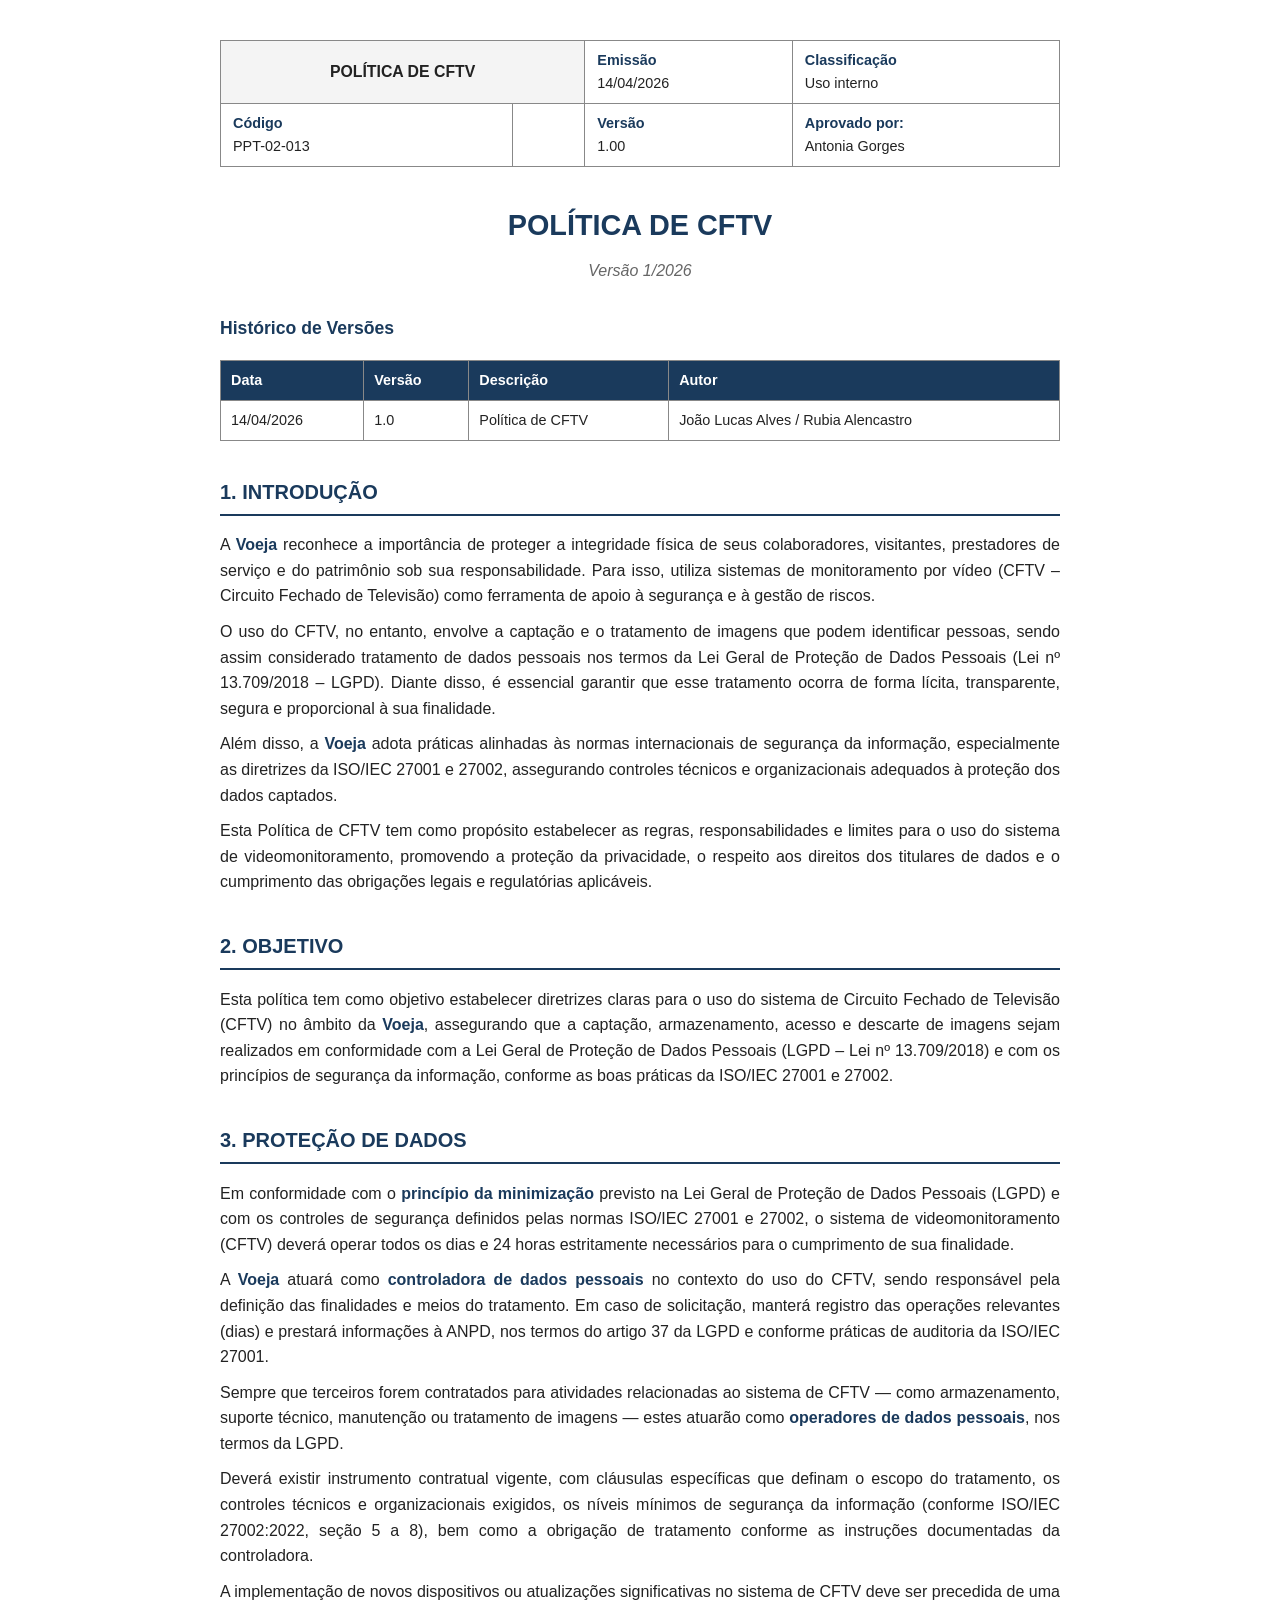
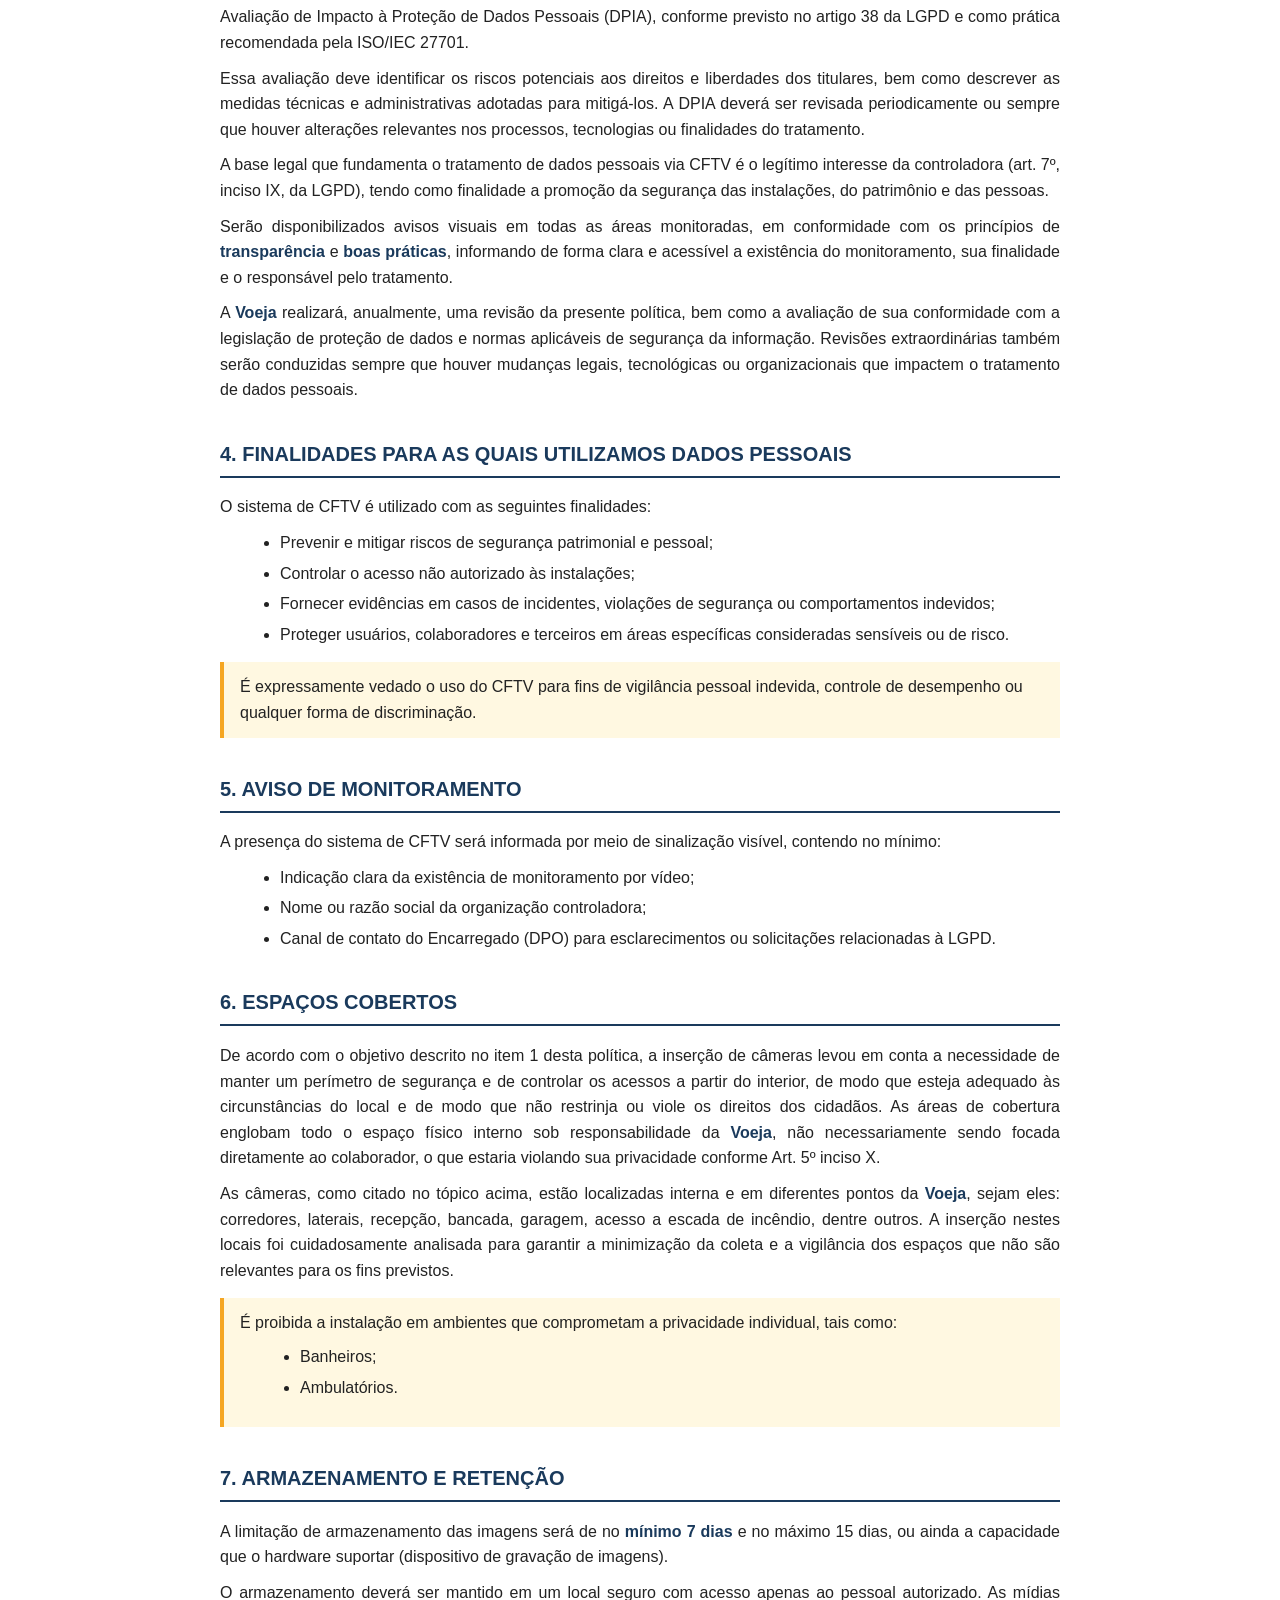
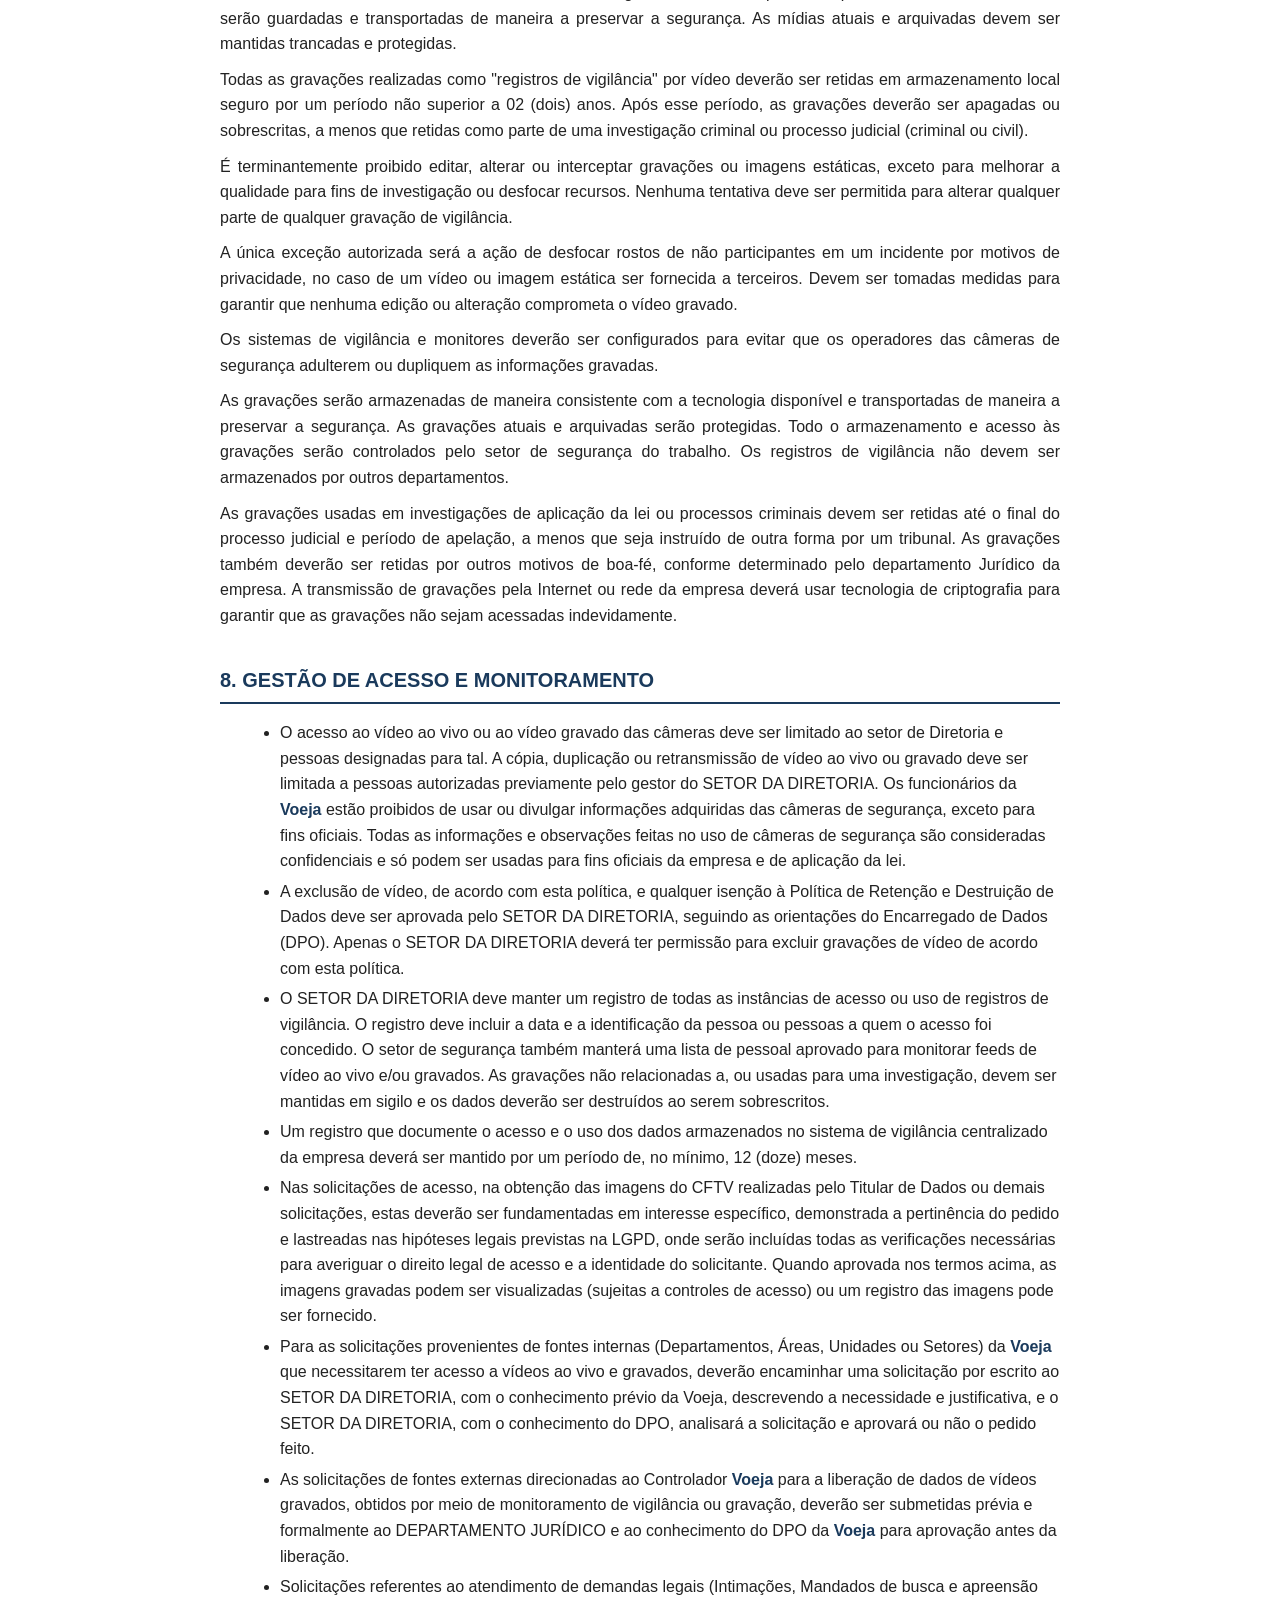
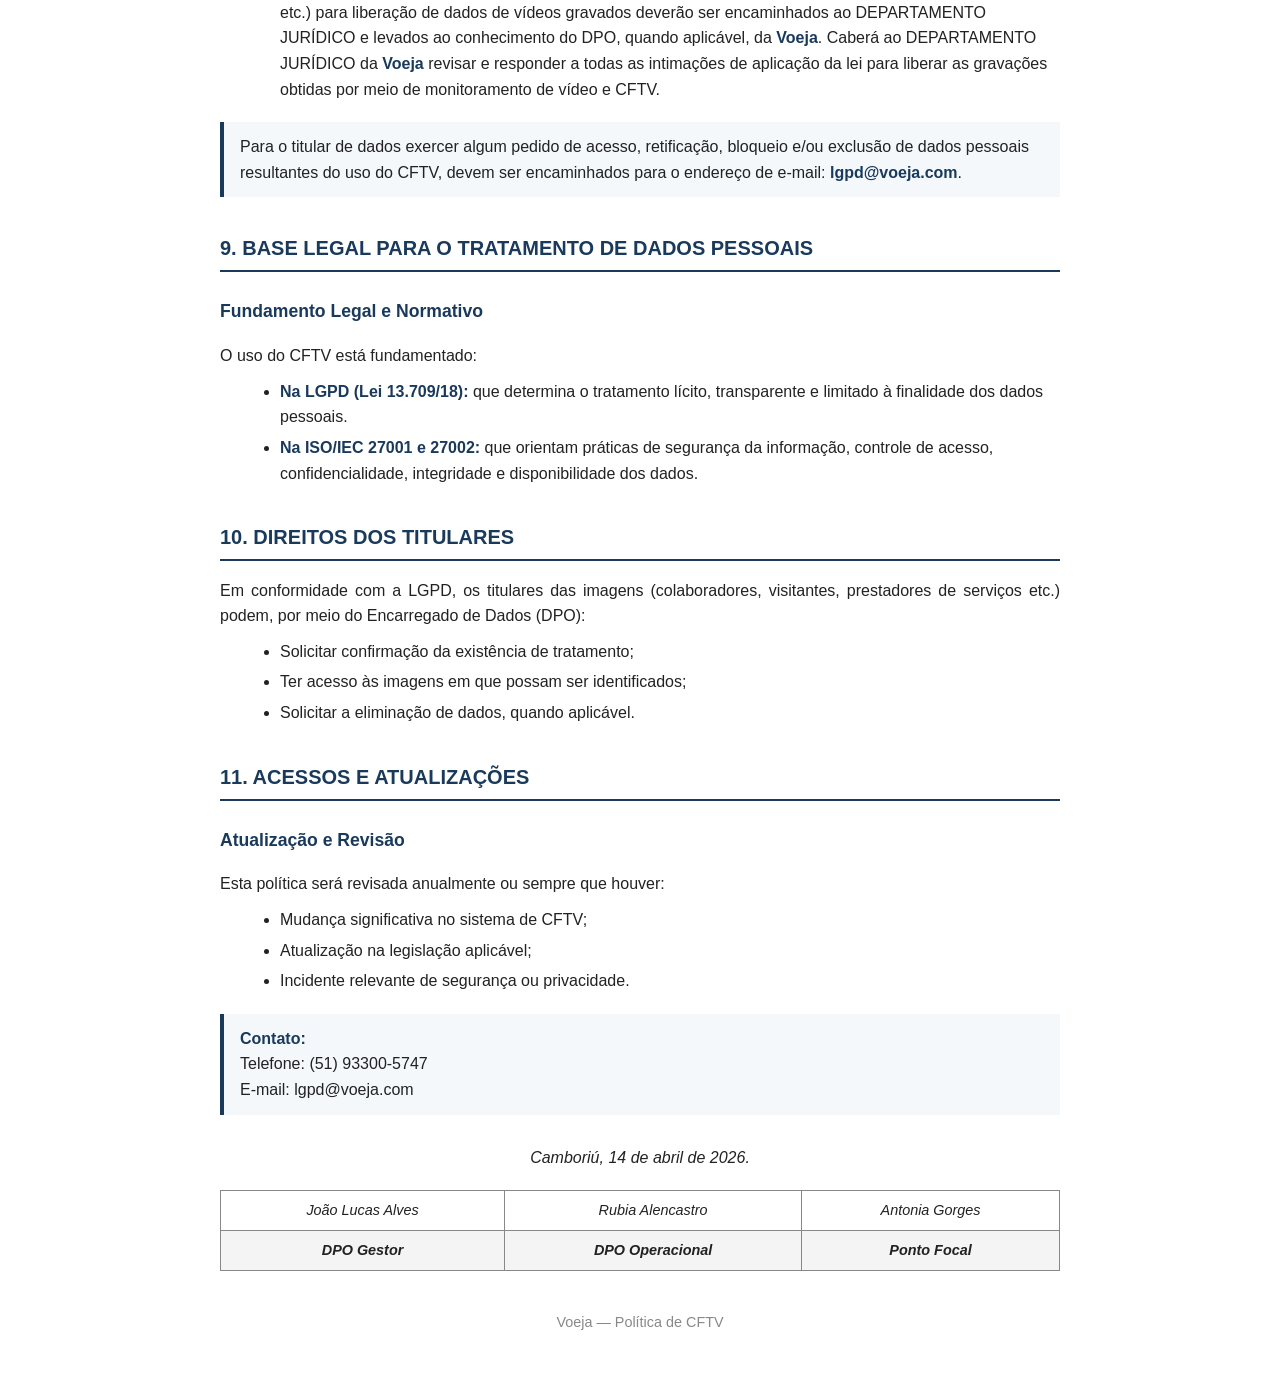
<file: policy/cftv.html>
<!DOCTYPE html>
<html lang="pt-BR">
<head>
<meta charset="UTF-8">
<meta name="viewport" content="width=device-width, initial-scale=1.0">
<title>Política de CFTV - Voeja</title>
<style>
    * { box-sizing: border-box; }
    body {
        font-family: 'Segoe UI', Arial, sans-serif;
        max-width: 900px;
        margin: 0 auto;
        padding: 40px 30px;
        color: #222;
        line-height: 1.6;
        background: #fff;
    }
    .header-table {
        width: 100%;
        border-collapse: collapse;
        margin-bottom: 30px;
        font-size: 0.9em;
    }
    .header-table td {
        border: 1px solid #888;
        padding: 8px 12px;
        vertical-align: middle;
    }
    .header-table .title-cell {
        font-weight: bold;
        text-align: center;
        font-size: 1.1em;
        background: #f4f4f4;
    }
    h1 {
        text-align: center;
        color: #1a3a5c;
        margin: 35px 0 10px;
        font-size: 1.8em;
    }
    h2 {
        color: #1a3a5c;
        border-bottom: 2px solid #1a3a5c;
        padding-bottom: 6px;
        margin-top: 35px;
        font-size: 1.25em;
    }
    h3 {
        color: #1a3a5c;
        margin-top: 25px;
        font-size: 1.1em;
    }
    .version {
        text-align: center;
        color: #666;
        margin-bottom: 30px;
        font-style: italic;
    }
    .history-table, .signature-table {
        width: 100%;
        border-collapse: collapse;
        margin: 15px 0 25px;
        font-size: 0.9em;
    }
    .history-table th, .history-table td,
    .signature-table th, .signature-table td {
        border: 1px solid #888;
        padding: 8px 10px;
        text-align: left;
    }
    .history-table th {
        background: #1a3a5c;
        color: #fff;
    }
    .signature-table td {
        text-align: center;
        font-style: italic;
    }
    .signature-table .role {
        font-weight: bold;
        background: #f4f4f4;
    }
    p { margin: 10px 0; text-align: justify; }
    ul { margin: 10px 0 15px 20px; }
    li { margin: 5px 0; }
    strong { color: #1a3a5c; }
    .highlight-box {
        background: #fff8e1;
        border-left: 4px solid #f5a623;
        padding: 12px 16px;
        margin: 15px 0;
        font-weight: 500;
    }
    .contact {
        background: #f4f8fb;
        border-left: 4px solid #1a3a5c;
        padding: 12px 16px;
        margin: 20px 0;
    }
    .location-date {
        text-align: center;
        margin: 30px 0 20px;
        font-style: italic;
    }
    .annex-title {
        text-align: center;
        font-weight: bold;
        font-size: 1.2em;
        color: #1a3a5c;
        margin-top: 50px;
        padding-top: 30px;
        border-top: 3px double #1a3a5c;
    }
    @media print {
        body { padding: 20px; }
        h2 { page-break-after: avoid; }
    }
</style>
</head>
<body>

<table class="header-table">
    <tr>
        <td class="title-cell" colspan="2">POLÍTICA DE CFTV</td>
        <td><strong>Emissão</strong><br>14/04/2026</td>
        <td><strong>Classificação</strong><br>Uso interno</td>
    </tr>
    <tr>
        <td><strong>Código</strong><br>PPT-02-013</td>
        <td></td>
        <td><strong>Versão</strong><br>1.00</td>
        <td><strong>Aprovado por:</strong><br>Antonia Gorges</td>
    </tr>
</table>

<h1>POLÍTICA DE CFTV</h1>
<p class="version">Versão 1/2026</p>

<h3>Histórico de Versões</h3>
<table class="history-table">
    <thead>
        <tr>
            <th>Data</th>
            <th>Versão</th>
            <th>Descrição</th>
            <th>Autor</th>
        </tr>
    </thead>
    <tbody>
        <tr>
            <td>14/04/2026</td>
            <td>1.0</td>
            <td>Política de CFTV</td>
            <td>João Lucas Alves / Rubia Alencastro</td>
        </tr>
    </tbody>
</table>

<h2>1. INTRODUÇÃO</h2>
<p>A <strong>Voeja</strong> reconhece a importância de proteger a integridade física de seus colaboradores, visitantes, prestadores de serviço e do patrimônio sob sua responsabilidade. Para isso, utiliza sistemas de monitoramento por vídeo (CFTV – Circuito Fechado de Televisão) como ferramenta de apoio à segurança e à gestão de riscos.</p>
<p>O uso do CFTV, no entanto, envolve a captação e o tratamento de imagens que podem identificar pessoas, sendo assim considerado tratamento de dados pessoais nos termos da Lei Geral de Proteção de Dados Pessoais (Lei nº 13.709/2018 – LGPD). Diante disso, é essencial garantir que esse tratamento ocorra de forma lícita, transparente, segura e proporcional à sua finalidade.</p>
<p>Além disso, a <strong>Voeja</strong> adota práticas alinhadas às normas internacionais de segurança da informação, especialmente as diretrizes da ISO/IEC 27001 e 27002, assegurando controles técnicos e organizacionais adequados à proteção dos dados captados.</p>
<p>Esta Política de CFTV tem como propósito estabelecer as regras, responsabilidades e limites para o uso do sistema de videomonitoramento, promovendo a proteção da privacidade, o respeito aos direitos dos titulares de dados e o cumprimento das obrigações legais e regulatórias aplicáveis.</p>

<h2>2. OBJETIVO</h2>
<p>Esta política tem como objetivo estabelecer diretrizes claras para o uso do sistema de Circuito Fechado de Televisão (CFTV) no âmbito da <strong>Voeja</strong>, assegurando que a captação, armazenamento, acesso e descarte de imagens sejam realizados em conformidade com a Lei Geral de Proteção de Dados Pessoais (LGPD – Lei nº 13.709/2018) e com os princípios de segurança da informação, conforme as boas práticas da ISO/IEC 27001 e 27002.</p>

<h2>3. PROTEÇÃO DE DADOS</h2>
<p>Em conformidade com o <strong>princípio da minimização</strong> previsto na Lei Geral de Proteção de Dados Pessoais (LGPD) e com os controles de segurança definidos pelas normas ISO/IEC 27001 e 27002, o sistema de videomonitoramento (CFTV) deverá operar todos os dias e 24 horas estritamente necessários para o cumprimento de sua finalidade.</p>
<p>A <strong>Voeja</strong> atuará como <strong>controladora de dados pessoais</strong> no contexto do uso do CFTV, sendo responsável pela definição das finalidades e meios do tratamento. Em caso de solicitação, manterá registro das operações relevantes (dias) e prestará informações à ANPD, nos termos do artigo 37 da LGPD e conforme práticas de auditoria da ISO/IEC 27001.</p>
<p>Sempre que terceiros forem contratados para atividades relacionadas ao sistema de CFTV — como armazenamento, suporte técnico, manutenção ou tratamento de imagens — estes atuarão como <strong>operadores de dados pessoais</strong>, nos termos da LGPD.</p>
<p>Deverá existir instrumento contratual vigente, com cláusulas específicas que definam o escopo do tratamento, os controles técnicos e organizacionais exigidos, os níveis mínimos de segurança da informação (conforme ISO/IEC 27002:2022, seção 5 a 8), bem como a obrigação de tratamento conforme as instruções documentadas da controladora.</p>
<p>A implementação de novos dispositivos ou atualizações significativas no sistema de CFTV deve ser precedida de uma Avaliação de Impacto à Proteção de Dados Pessoais (DPIA), conforme previsto no artigo 38 da LGPD e como prática recomendada pela ISO/IEC 27701.</p>
<p>Essa avaliação deve identificar os riscos potenciais aos direitos e liberdades dos titulares, bem como descrever as medidas técnicas e administrativas adotadas para mitigá-los. A DPIA deverá ser revisada periodicamente ou sempre que houver alterações relevantes nos processos, tecnologias ou finalidades do tratamento.</p>
<p>A base legal que fundamenta o tratamento de dados pessoais via CFTV é o legítimo interesse da controladora (art. 7º, inciso IX, da LGPD), tendo como finalidade a promoção da segurança das instalações, do patrimônio e das pessoas.</p>
<p>Serão disponibilizados avisos visuais em todas as áreas monitoradas, em conformidade com os princípios de <strong>transparência</strong> e <strong>boas práticas</strong>, informando de forma clara e acessível a existência do monitoramento, sua finalidade e o responsável pelo tratamento.</p>
<p>A <strong>Voeja</strong> realizará, anualmente, uma revisão da presente política, bem como a avaliação de sua conformidade com a legislação de proteção de dados e normas aplicáveis de segurança da informação. Revisões extraordinárias também serão conduzidas sempre que houver mudanças legais, tecnológicas ou organizacionais que impactem o tratamento de dados pessoais.</p>

<h2>4. FINALIDADES PARA AS QUAIS UTILIZAMOS DADOS PESSOAIS</h2>
<p>O sistema de CFTV é utilizado com as seguintes finalidades:</p>
<ul>
    <li>Prevenir e mitigar riscos de segurança patrimonial e pessoal;</li>
    <li>Controlar o acesso não autorizado às instalações;</li>
    <li>Fornecer evidências em casos de incidentes, violações de segurança ou comportamentos indevidos;</li>
    <li>Proteger usuários, colaboradores e terceiros em áreas específicas consideradas sensíveis ou de risco.</li>
</ul>
<div class="highlight-box">É expressamente vedado o uso do CFTV para fins de vigilância pessoal indevida, controle de desempenho ou qualquer forma de discriminação.</div>

<h2>5. AVISO DE MONITORAMENTO</h2>
<p>A presença do sistema de CFTV será informada por meio de sinalização visível, contendo no mínimo:</p>
<ul>
    <li>Indicação clara da existência de monitoramento por vídeo;</li>
    <li>Nome ou razão social da organização controladora;</li>
    <li>Canal de contato do Encarregado (DPO) para esclarecimentos ou solicitações relacionadas à LGPD.</li>
</ul>

<h2>6. ESPAÇOS COBERTOS</h2>
<p>De acordo com o objetivo descrito no item 1 desta política, a inserção de câmeras levou em conta a necessidade de manter um perímetro de segurança e de controlar os acessos a partir do interior, de modo que esteja adequado às circunstâncias do local e de modo que não restrinja ou viole os direitos dos cidadãos. As áreas de cobertura englobam todo o espaço físico interno sob responsabilidade da <strong>Voeja</strong>, não necessariamente sendo focada diretamente ao colaborador, o que estaria violando sua privacidade conforme Art. 5º inciso X.</p>
<p>As câmeras, como citado no tópico acima, estão localizadas interna e em diferentes pontos da <strong>Voeja</strong>, sejam eles: corredores, laterais, recepção, bancada, garagem, acesso a escada de incêndio, dentre outros. A inserção nestes locais foi cuidadosamente analisada para garantir a minimização da coleta e a vigilância dos espaços que não são relevantes para os fins previstos.</p>
<div class="highlight-box">É proibida a instalação em ambientes que comprometam a privacidade individual, tais como:
<ul style="margin-top: 8px;">
    <li>Banheiros;</li>
    <li>Ambulatórios.</li>
</ul>
</div>

<h2>7. ARMAZENAMENTO E RETENÇÃO</h2>
<p>A limitação de armazenamento das imagens será de no <strong>mínimo 7 dias</strong> e no máximo 15 dias, ou ainda a capacidade que o hardware suportar (dispositivo de gravação de imagens).</p>
<p>O armazenamento deverá ser mantido em um local seguro com acesso apenas ao pessoal autorizado. As mídias serão guardadas e transportadas de maneira a preservar a segurança. As mídias atuais e arquivadas devem ser mantidas trancadas e protegidas.</p>
<p>Todas as gravações realizadas como "registros de vigilância" por vídeo deverão ser retidas em armazenamento local seguro por um período não superior a 02 (dois) anos. Após esse período, as gravações deverão ser apagadas ou sobrescritas, a menos que retidas como parte de uma investigação criminal ou processo judicial (criminal ou civil).</p>
<p>É terminantemente proibido editar, alterar ou interceptar gravações ou imagens estáticas, exceto para melhorar a qualidade para fins de investigação ou desfocar recursos. Nenhuma tentativa deve ser permitida para alterar qualquer parte de qualquer gravação de vigilância.</p>
<p>A única exceção autorizada será a ação de desfocar rostos de não participantes em um incidente por motivos de privacidade, no caso de um vídeo ou imagem estática ser fornecida a terceiros. Devem ser tomadas medidas para garantir que nenhuma edição ou alteração comprometa o vídeo gravado.</p>
<p>Os sistemas de vigilância e monitores deverão ser configurados para evitar que os operadores das câmeras de segurança adulterem ou dupliquem as informações gravadas.</p>
<p>As gravações serão armazenadas de maneira consistente com a tecnologia disponível e transportadas de maneira a preservar a segurança. As gravações atuais e arquivadas serão protegidas. Todo o armazenamento e acesso às gravações serão controlados pelo setor de segurança do trabalho. Os registros de vigilância não devem ser armazenados por outros departamentos.</p>
<p>As gravações usadas em investigações de aplicação da lei ou processos criminais devem ser retidas até o final do processo judicial e período de apelação, a menos que seja instruído de outra forma por um tribunal. As gravações também deverão ser retidas por outros motivos de boa-fé, conforme determinado pelo departamento Jurídico da empresa. A transmissão de gravações pela Internet ou rede da empresa deverá usar tecnologia de criptografia para garantir que as gravações não sejam acessadas indevidamente.</p>

<h2>8. GESTÃO DE ACESSO E MONITORAMENTO</h2>
<ul>
    <li>O acesso ao vídeo ao vivo ou ao vídeo gravado das câmeras deve ser limitado ao setor de Diretoria e pessoas designadas para tal. A cópia, duplicação ou retransmissão de vídeo ao vivo ou gravado deve ser limitada a pessoas autorizadas previamente pelo gestor do SETOR DA DIRETORIA. Os funcionários da <strong>Voeja</strong> estão proibidos de usar ou divulgar informações adquiridas das câmeras de segurança, exceto para fins oficiais. Todas as informações e observações feitas no uso de câmeras de segurança são consideradas confidenciais e só podem ser usadas para fins oficiais da empresa e de aplicação da lei.</li>
    <li>A exclusão de vídeo, de acordo com esta política, e qualquer isenção à Política de Retenção e Destruição de Dados deve ser aprovada pelo SETOR DA DIRETORIA, seguindo as orientações do Encarregado de Dados (DPO). Apenas o SETOR DA DIRETORIA deverá ter permissão para excluir gravações de vídeo de acordo com esta política.</li>
    <li>O SETOR DA DIRETORIA deve manter um registro de todas as instâncias de acesso ou uso de registros de vigilância. O registro deve incluir a data e a identificação da pessoa ou pessoas a quem o acesso foi concedido. O setor de segurança também manterá uma lista de pessoal aprovado para monitorar feeds de vídeo ao vivo e/ou gravados. As gravações não relacionadas a, ou usadas para uma investigação, devem ser mantidas em sigilo e os dados deverão ser destruídos ao serem sobrescritos.</li>
    <li>Um registro que documente o acesso e o uso dos dados armazenados no sistema de vigilância centralizado da empresa deverá ser mantido por um período de, no mínimo, 12 (doze) meses.</li>
    <li>Nas solicitações de acesso, na obtenção das imagens do CFTV realizadas pelo Titular de Dados ou demais solicitações, estas deverão ser fundamentadas em interesse específico, demonstrada a pertinência do pedido e lastreadas nas hipóteses legais previstas na LGPD, onde serão incluídas todas as verificações necessárias para averiguar o direito legal de acesso e a identidade do solicitante. Quando aprovada nos termos acima, as imagens gravadas podem ser visualizadas (sujeitas a controles de acesso) ou um registro das imagens pode ser fornecido.</li>
    <li>Para as solicitações provenientes de fontes internas (Departamentos, Áreas, Unidades ou Setores) da <strong>Voeja</strong> que necessitarem ter acesso a vídeos ao vivo e gravados, deverão encaminhar uma solicitação por escrito ao SETOR DA DIRETORIA, com o conhecimento prévio da Voeja, descrevendo a necessidade e justificativa, e o SETOR DA DIRETORIA, com o conhecimento do DPO, analisará a solicitação e aprovará ou não o pedido feito.</li>
    <li>As solicitações de fontes externas direcionadas ao Controlador <strong>Voeja</strong> para a liberação de dados de vídeos gravados, obtidos por meio de monitoramento de vigilância ou gravação, deverão ser submetidas prévia e formalmente ao DEPARTAMENTO JURÍDICO e ao conhecimento do DPO da <strong>Voeja</strong> para aprovação antes da liberação.</li>
    <li>Solicitações referentes ao atendimento de demandas legais (Intimações, Mandados de busca e apreensão etc.) para liberação de dados de vídeos gravados deverão ser encaminhados ao DEPARTAMENTO JURÍDICO e levados ao conhecimento do DPO, quando aplicável, da <strong>Voeja</strong>. Caberá ao DEPARTAMENTO JURÍDICO da <strong>Voeja</strong> revisar e responder a todas as intimações de aplicação da lei para liberar as gravações obtidas por meio de monitoramento de vídeo e CFTV.</li>
</ul>
<div class="contact">Para o titular de dados exercer algum pedido de acesso, retificação, bloqueio e/ou exclusão de dados pessoais resultantes do uso do CFTV, devem ser encaminhados para o endereço de e-mail: <strong>lgpd@voeja.com</strong>.</div>

<h2>9. BASE LEGAL PARA O TRATAMENTO DE DADOS PESSOAIS</h2>
<h3>Fundamento Legal e Normativo</h3>
<p>O uso do CFTV está fundamentado:</p>
<ul>
    <li><strong>Na LGPD (Lei 13.709/18):</strong> que determina o tratamento lícito, transparente e limitado à finalidade dos dados pessoais.</li>
    <li><strong>Na ISO/IEC 27001 e 27002:</strong> que orientam práticas de segurança da informação, controle de acesso, confidencialidade, integridade e disponibilidade dos dados.</li>
</ul>

<h2>10. DIREITOS DOS TITULARES</h2>
<p>Em conformidade com a LGPD, os titulares das imagens (colaboradores, visitantes, prestadores de serviços etc.) podem, por meio do Encarregado de Dados (DPO):</p>
<ul>
    <li>Solicitar confirmação da existência de tratamento;</li>
    <li>Ter acesso às imagens em que possam ser identificados;</li>
    <li>Solicitar a eliminação de dados, quando aplicável.</li>
</ul>

<h2>11. ACESSOS E ATUALIZAÇÕES</h2>
<h3>Atualização e Revisão</h3>
<p>Esta política será revisada anualmente ou sempre que houver:</p>
<ul>
    <li>Mudança significativa no sistema de CFTV;</li>
    <li>Atualização na legislação aplicável;</li>
    <li>Incidente relevante de segurança ou privacidade.</li>
</ul>

<div class="contact">
    <strong>Contato:</strong><br>
    Telefone: (51) 93300-5747<br>
    E-mail: lgpd@voeja.com
</div>

<p class="location-date">Camboriú, 14 de abril de 2026.</p>

<table class="signature-table">
    <tr>
        <td>João Lucas Alves</td>
        <td>Rubia Alencastro</td>
        <td>Antonia Gorges</td>
    </tr>
    <tr>
        <td class="role">DPO Gestor</td>
        <td class="role">DPO Operacional</td>
        <td class="role">Ponto Focal</td>
    </tr>
</table>


<p style="text-align:center; margin-top:40px; color:#888; font-size:0.9em;">Voeja — Política de CFTV</p>

</body>
</html>
</file>
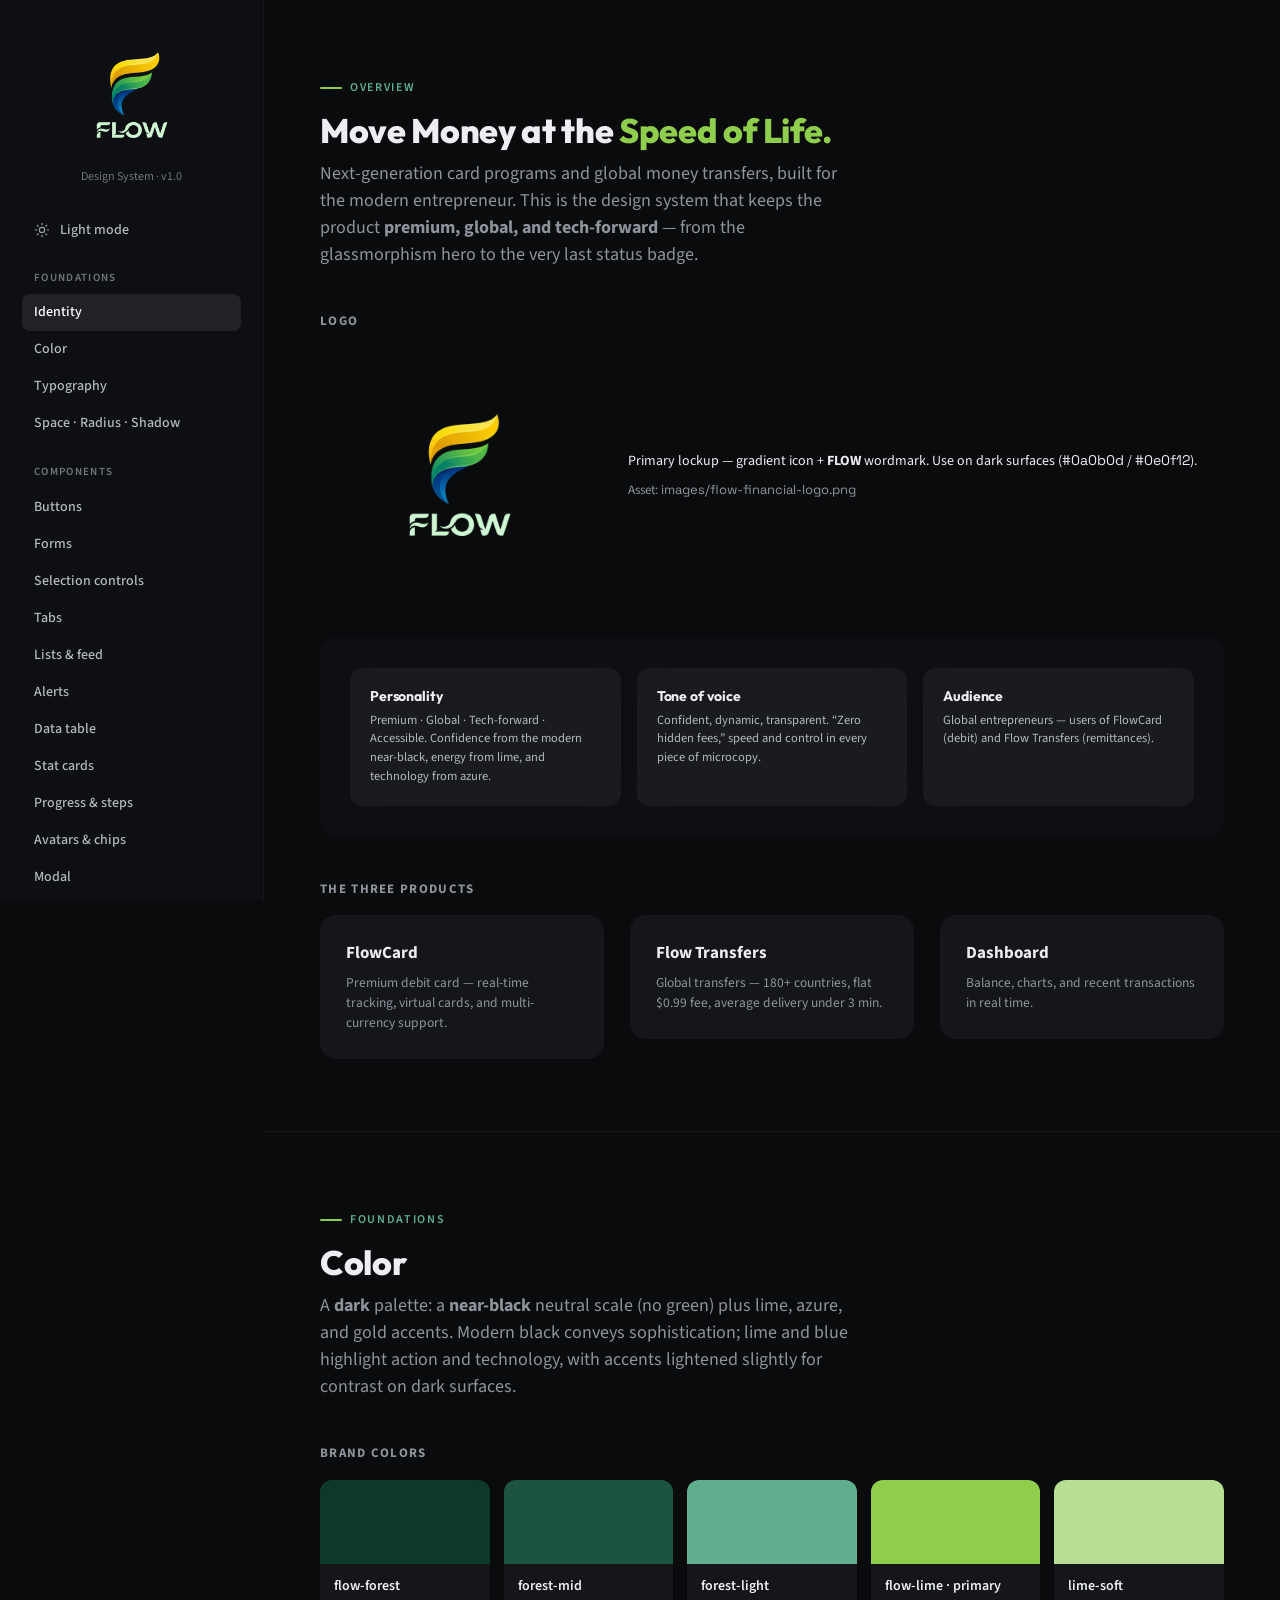
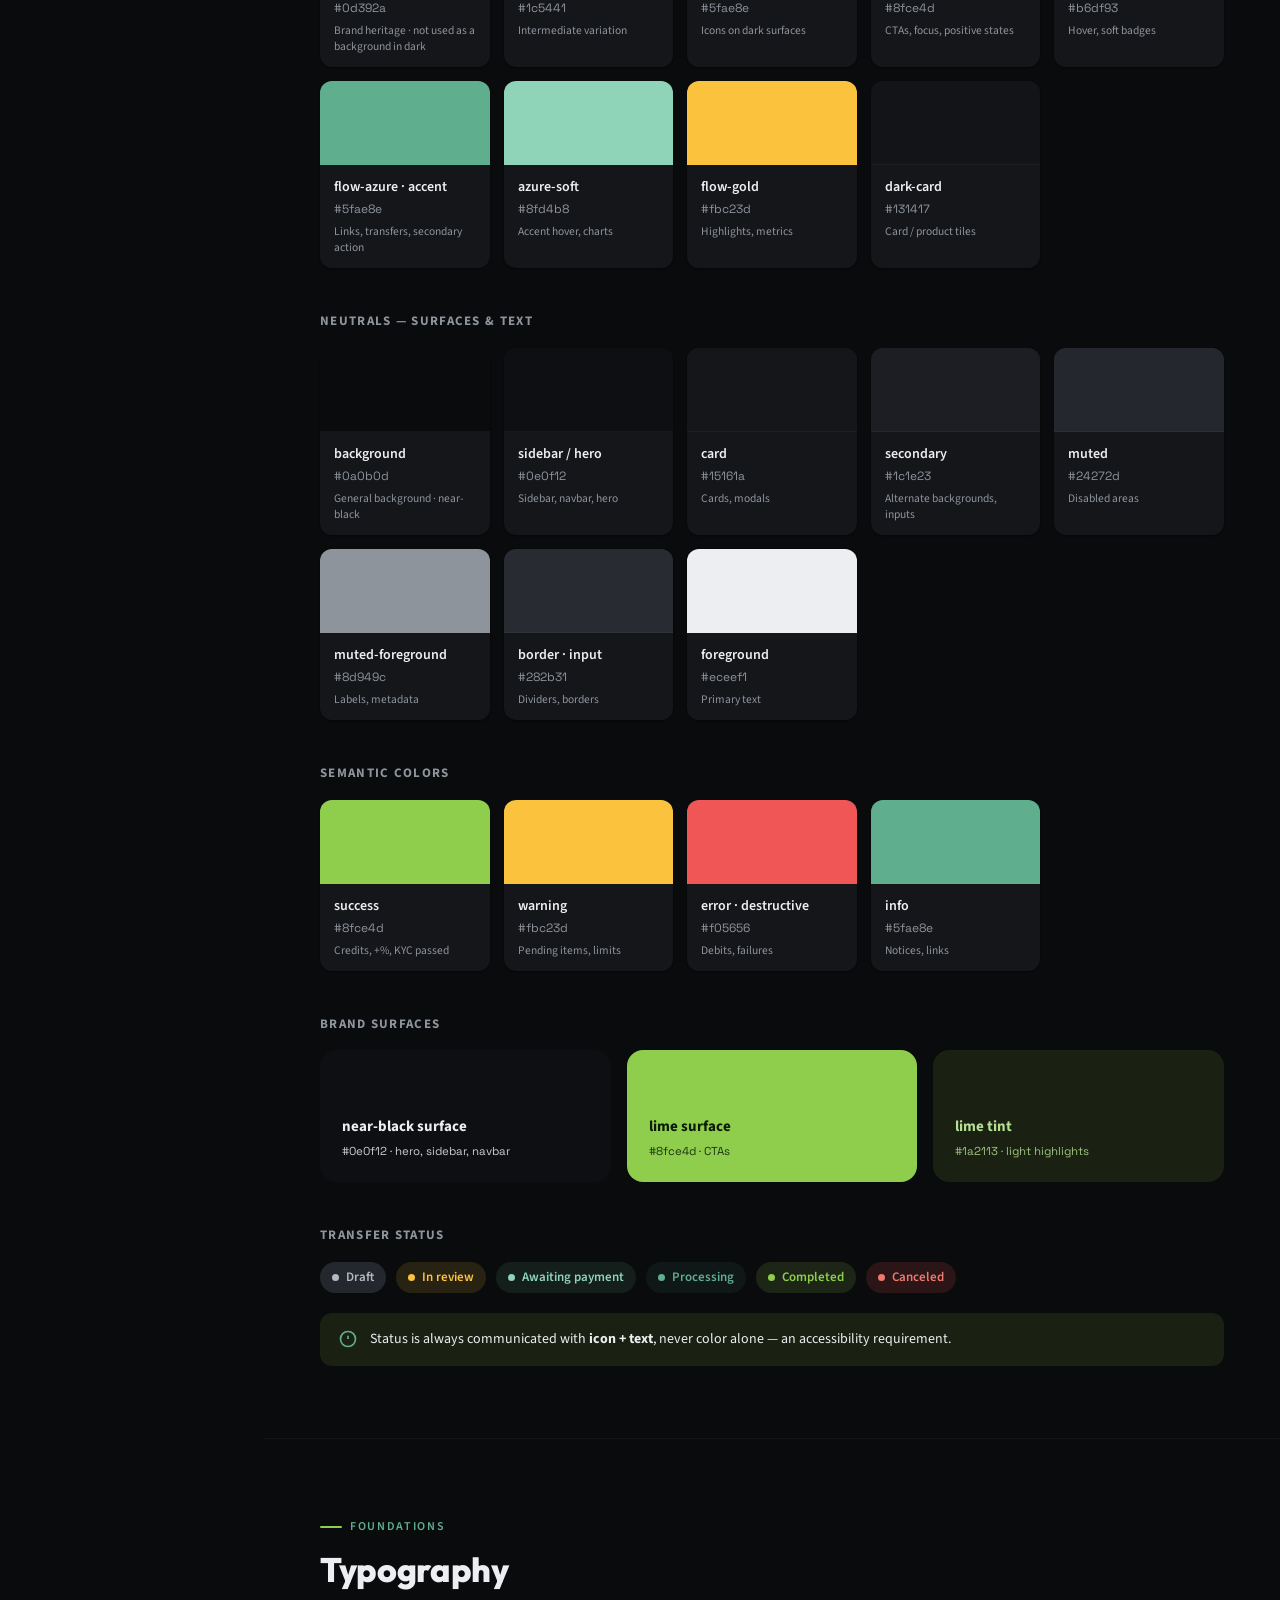
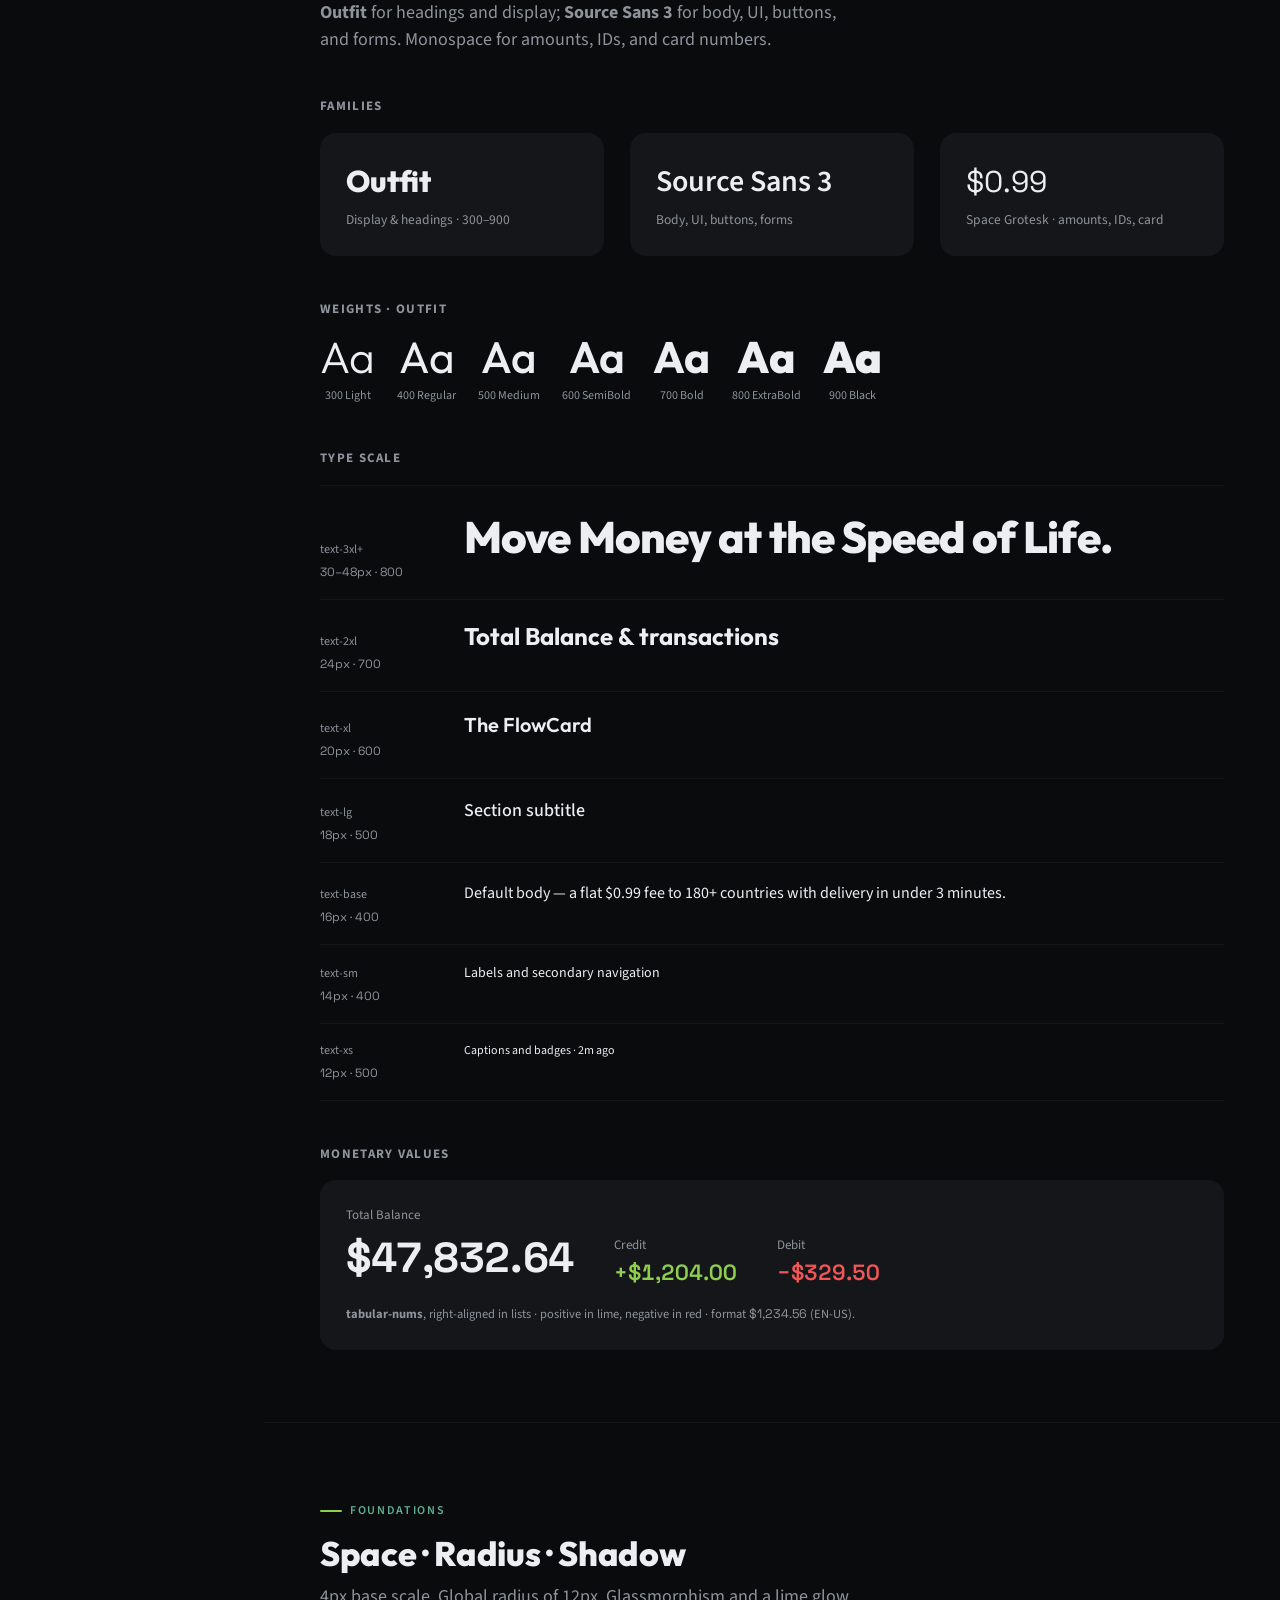
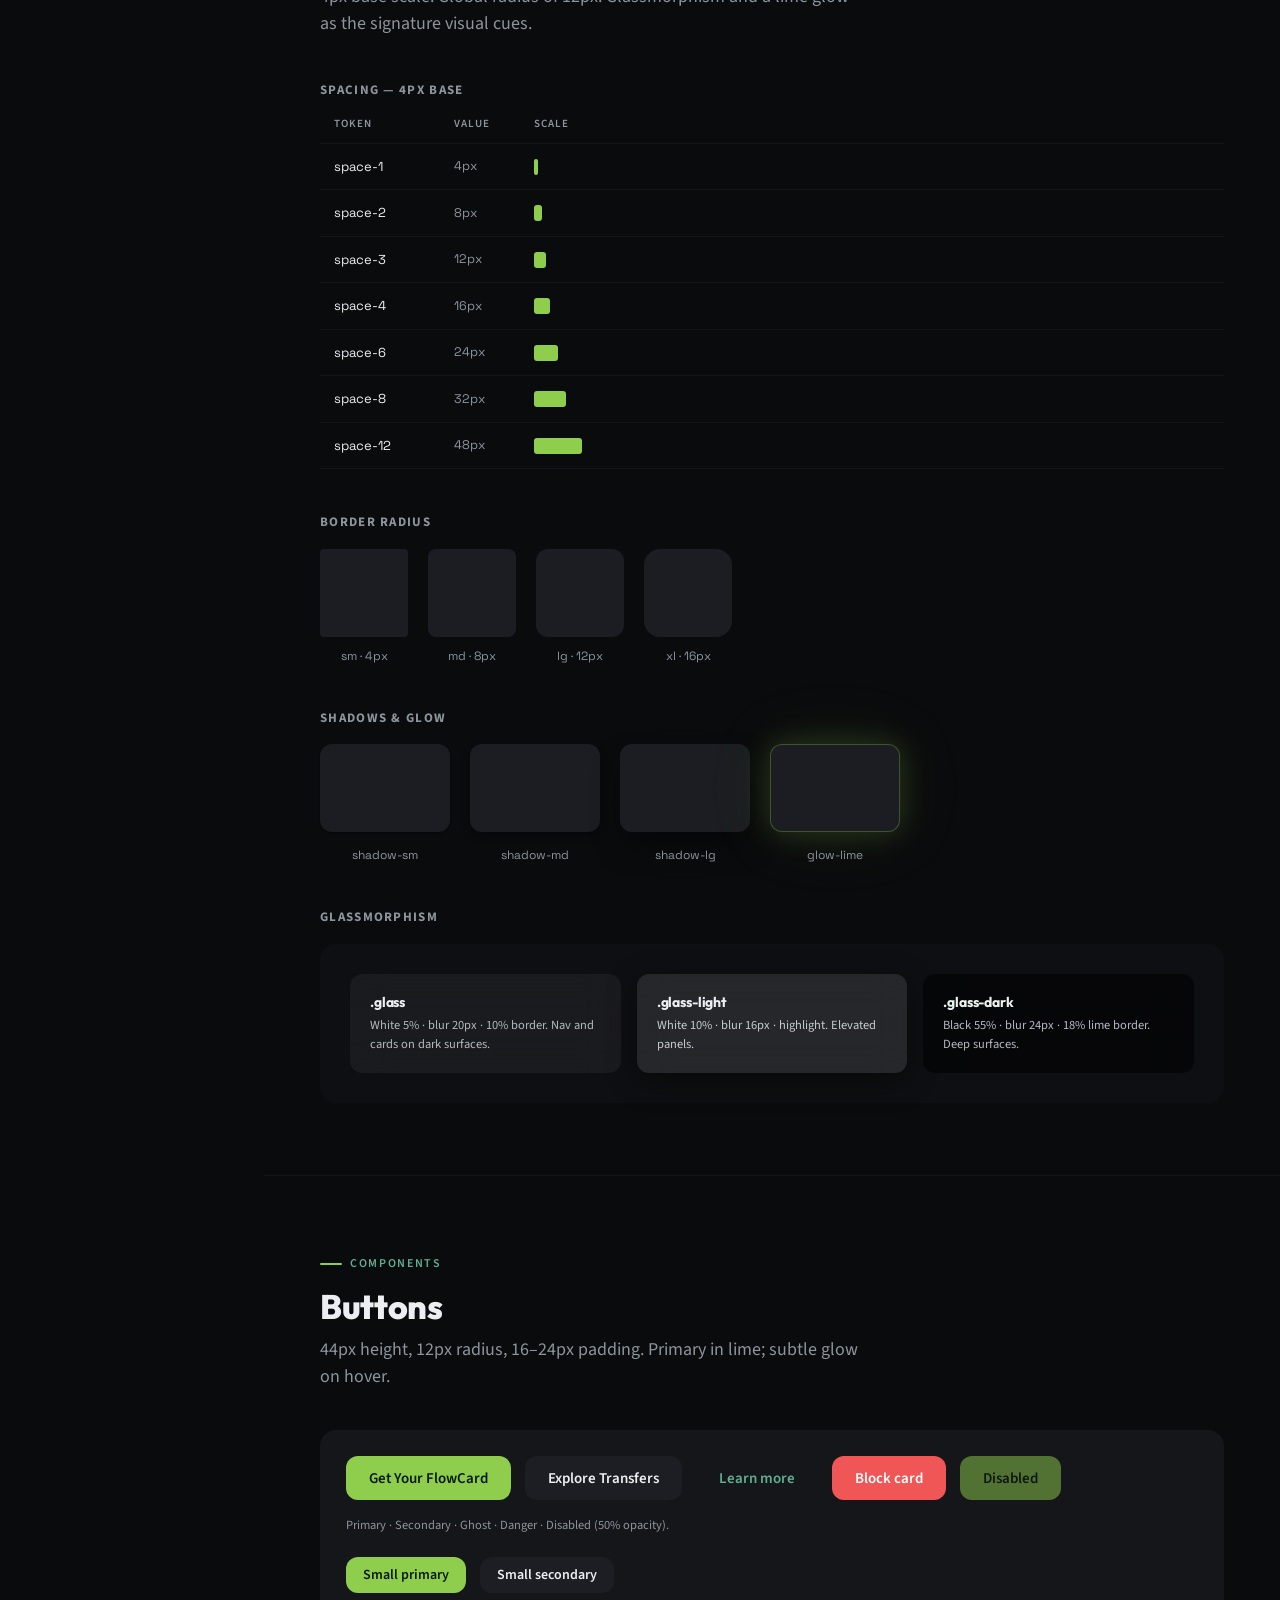
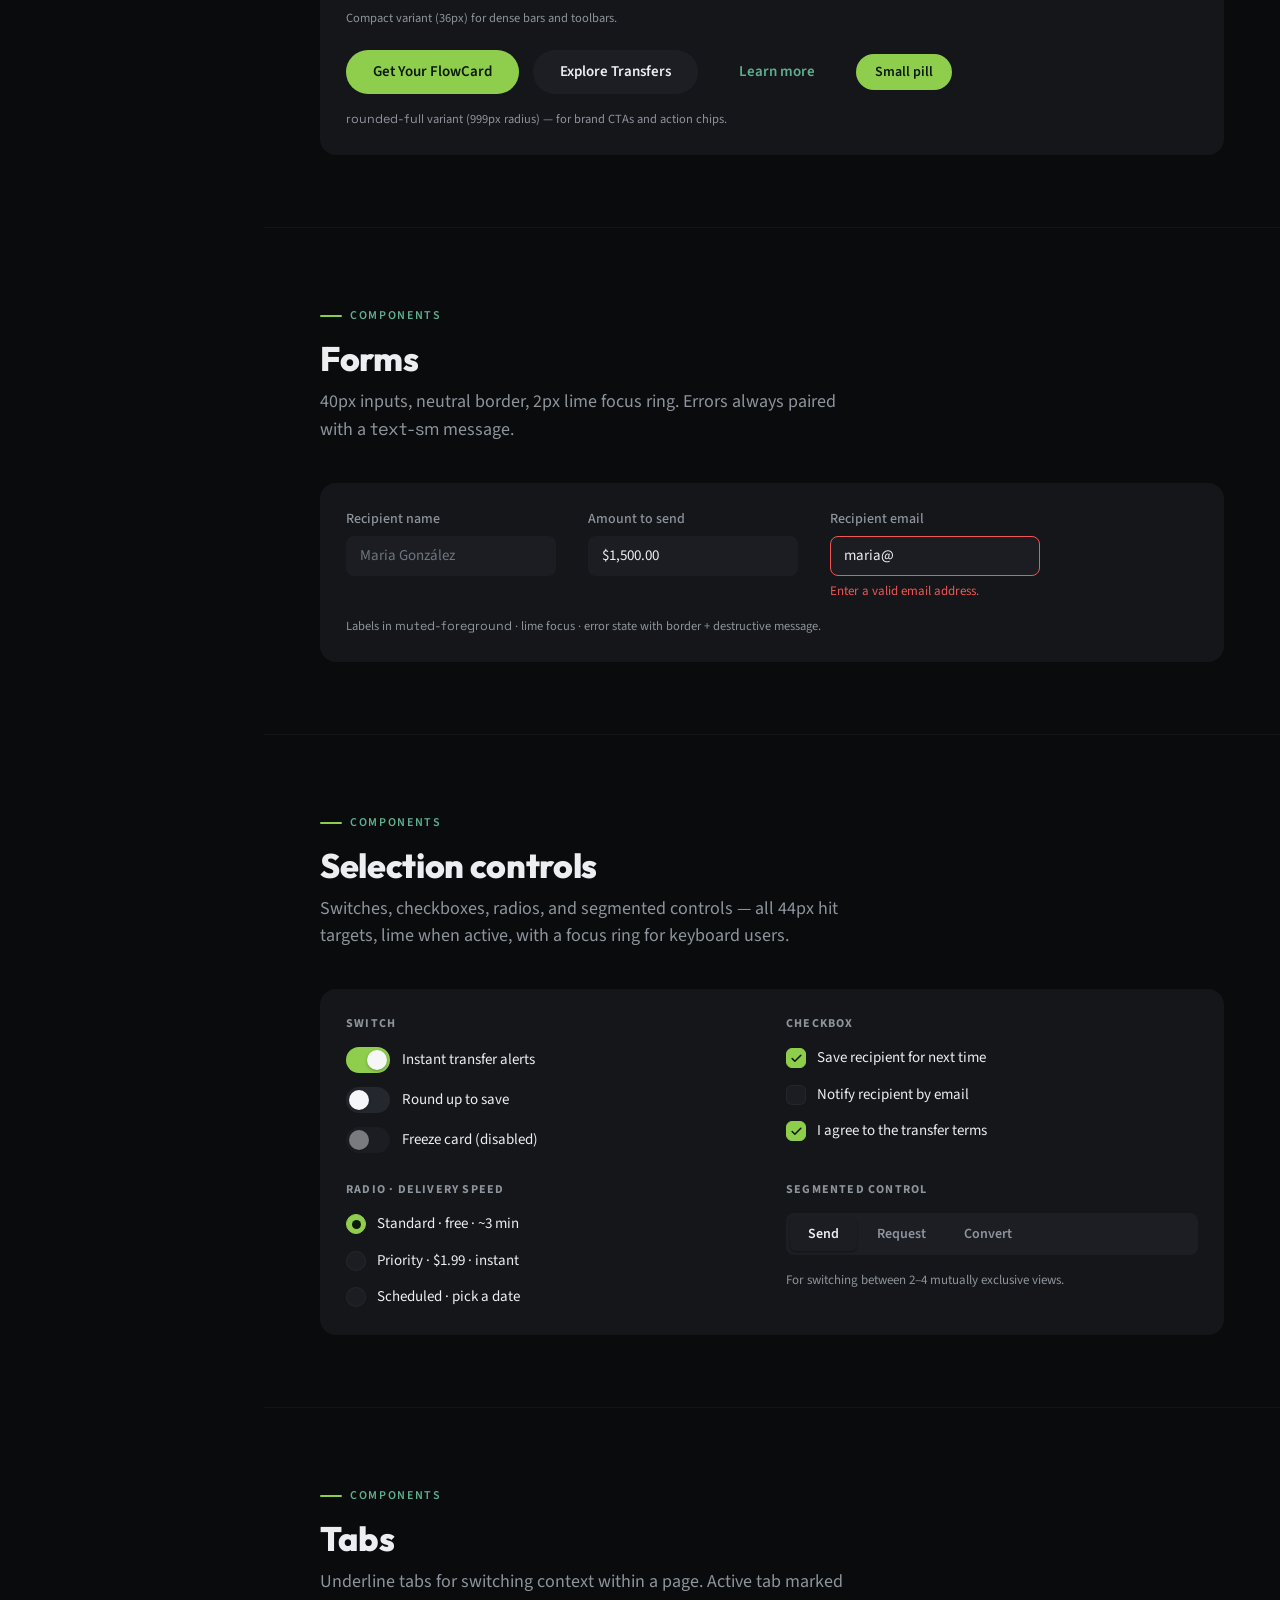
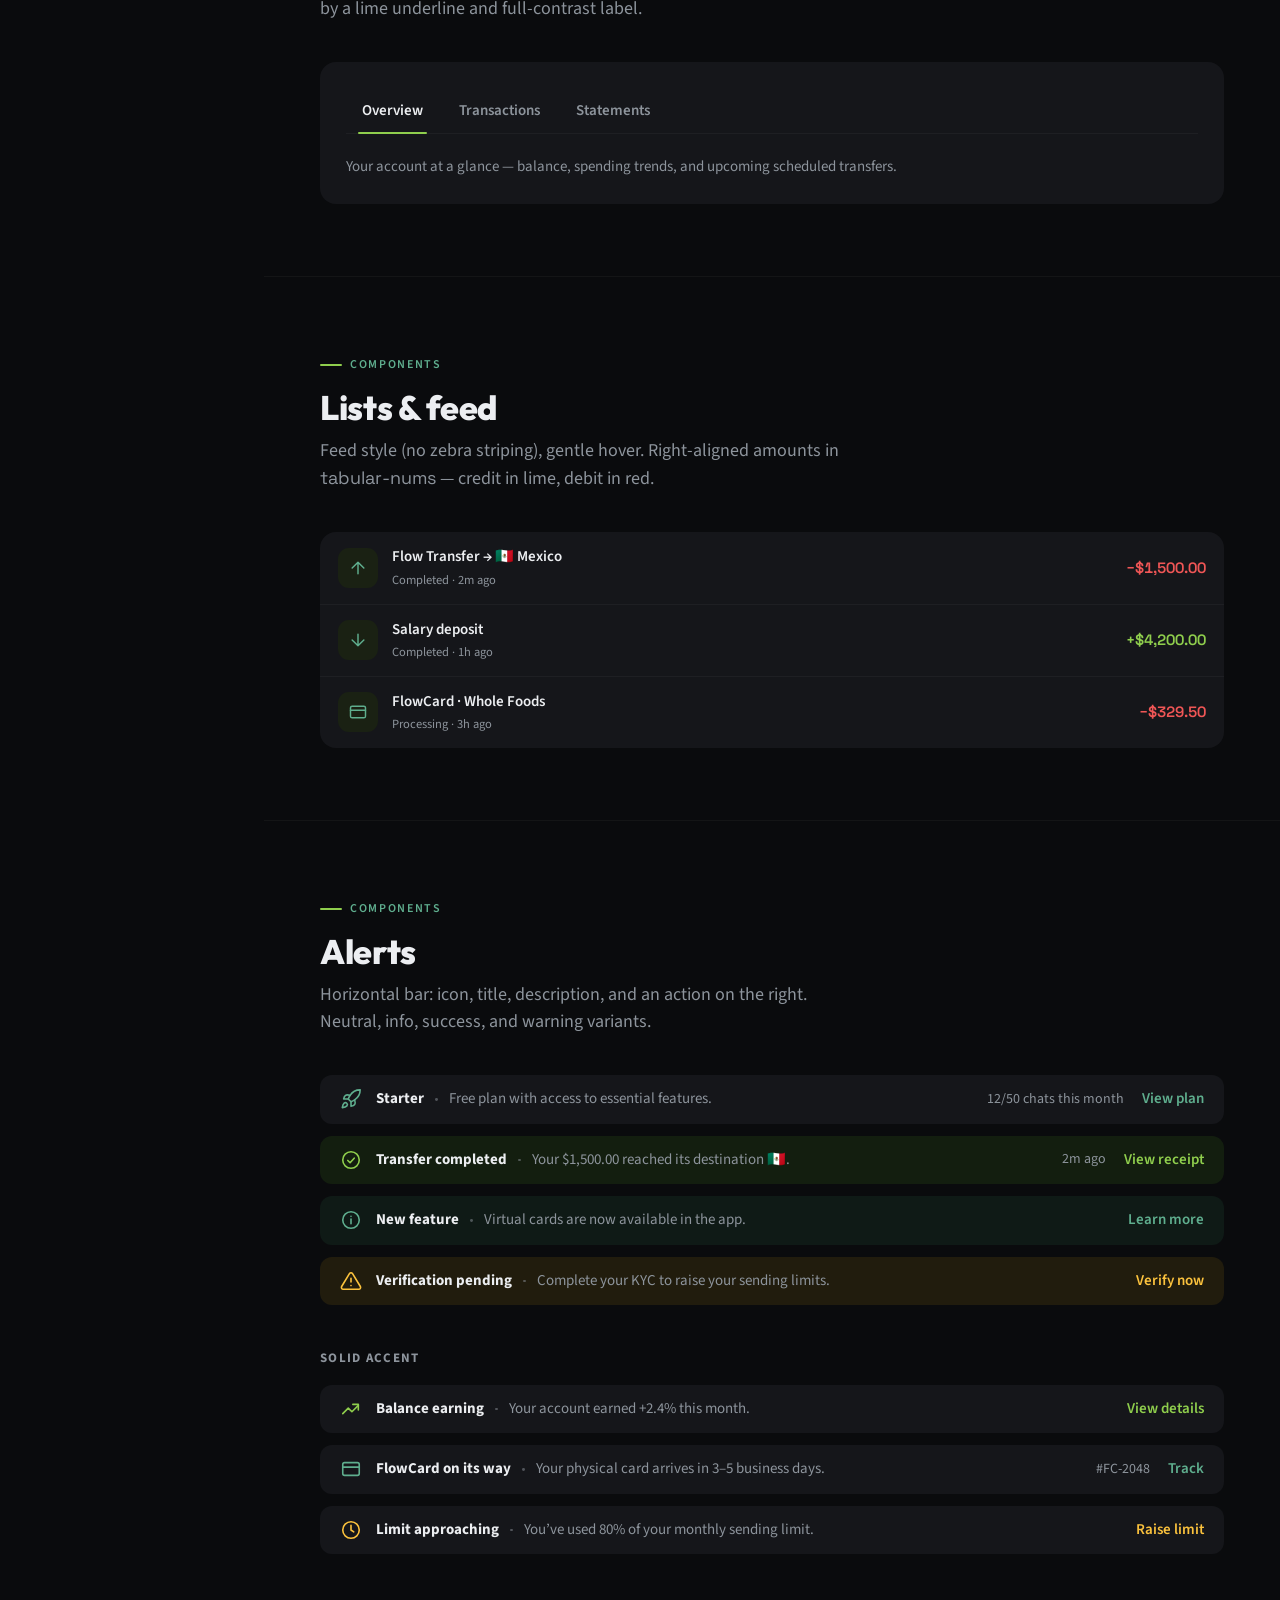
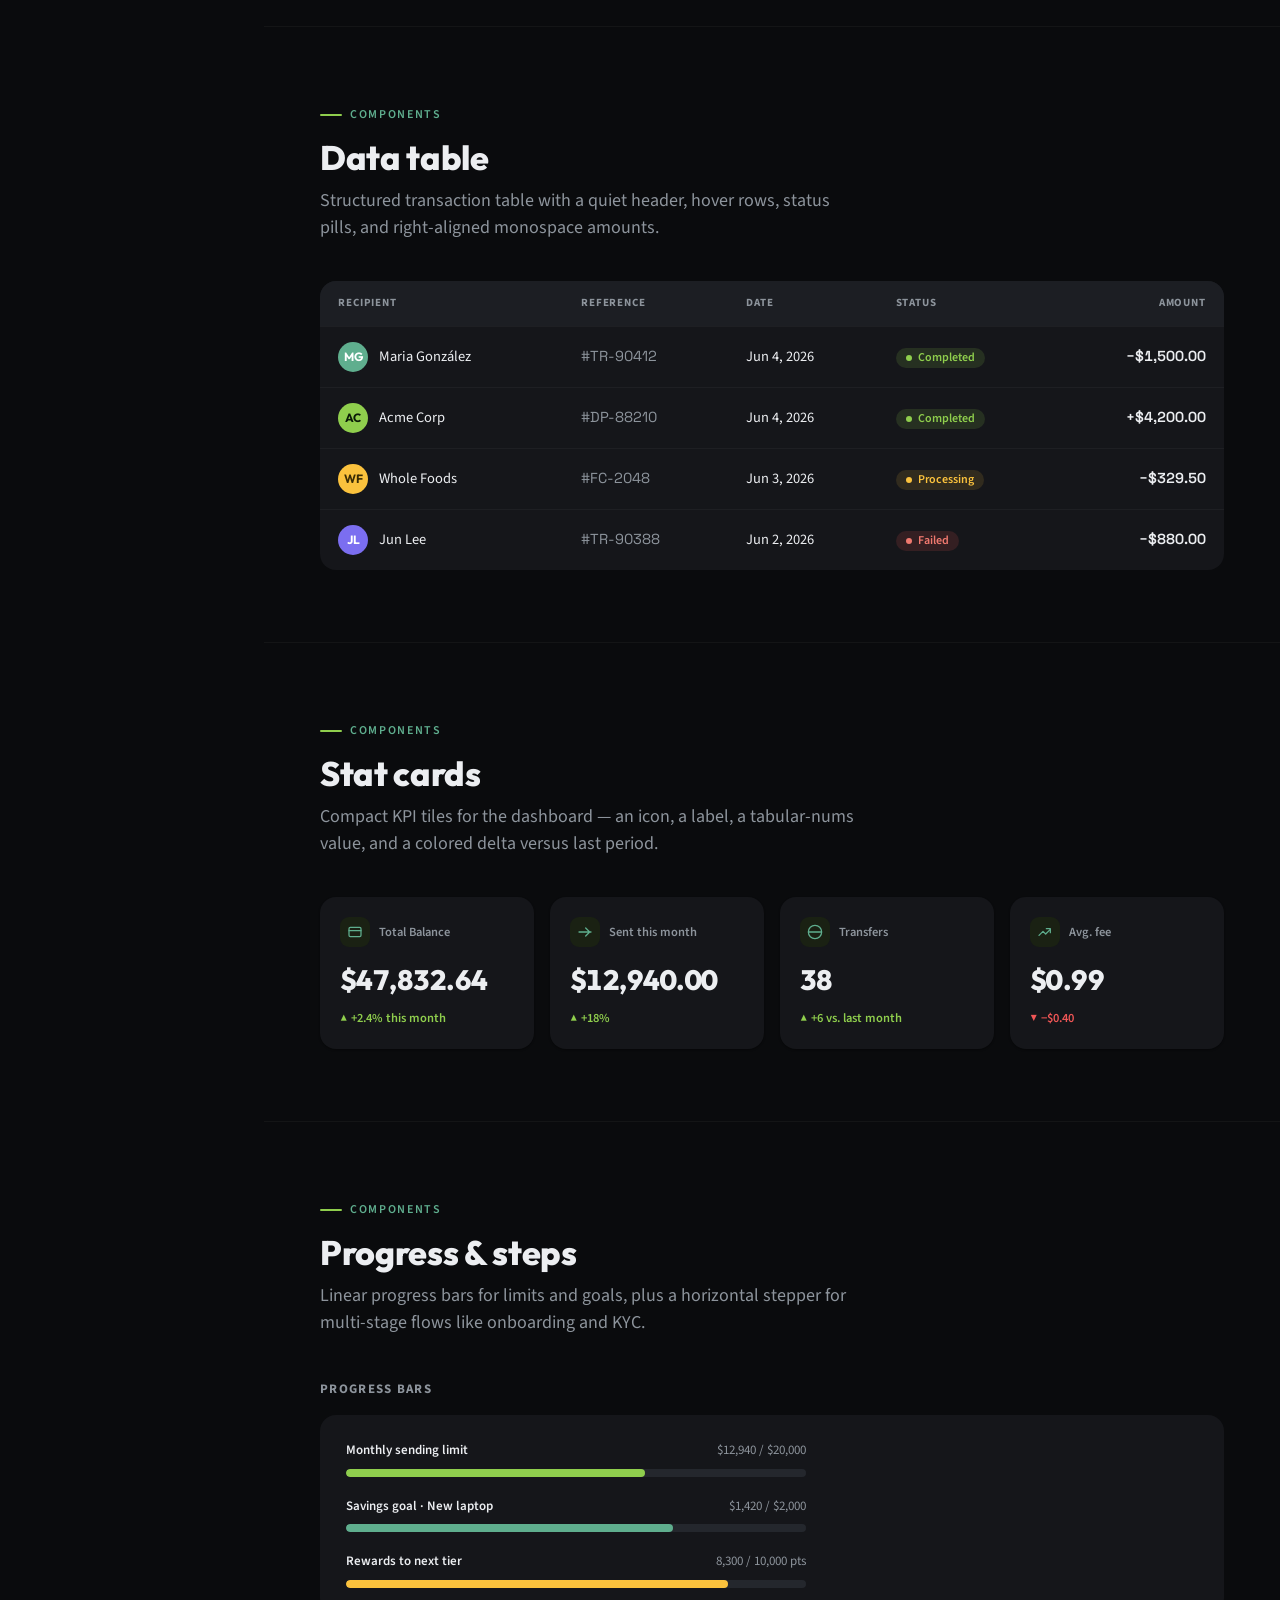
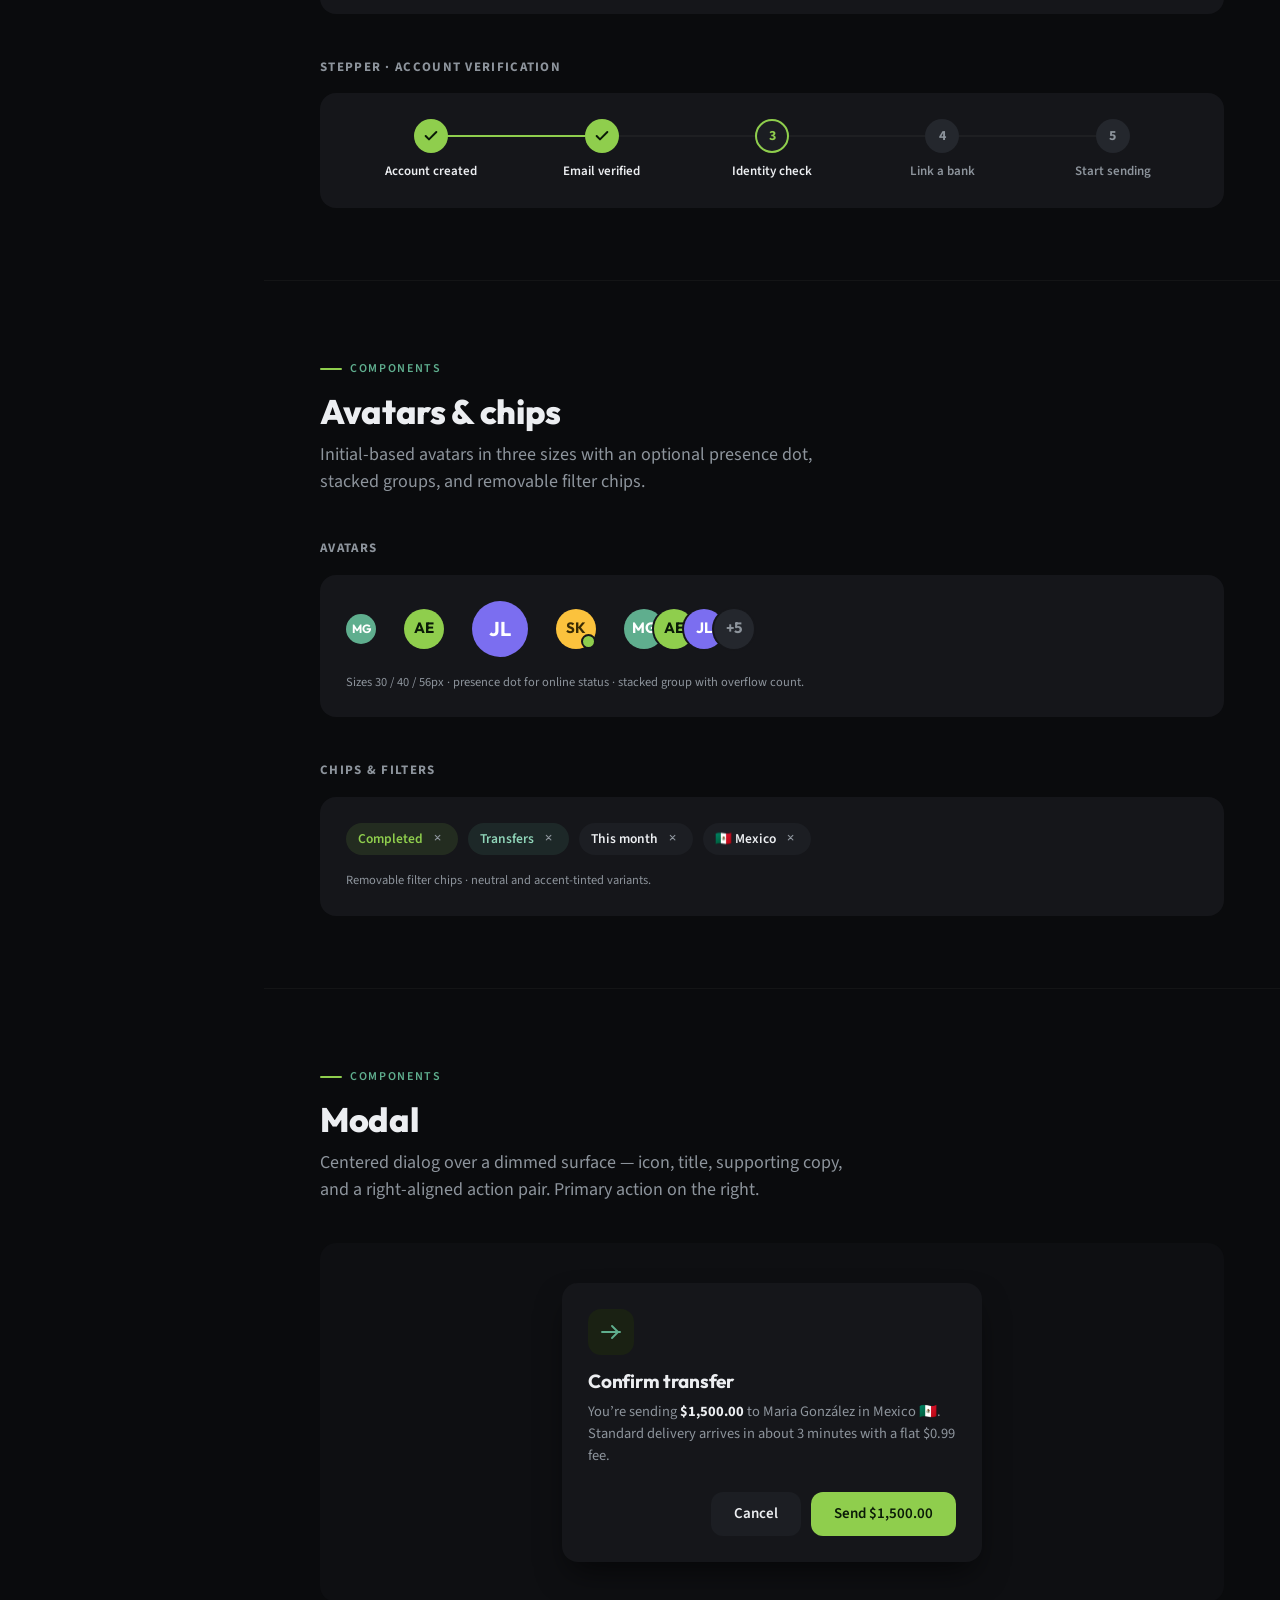
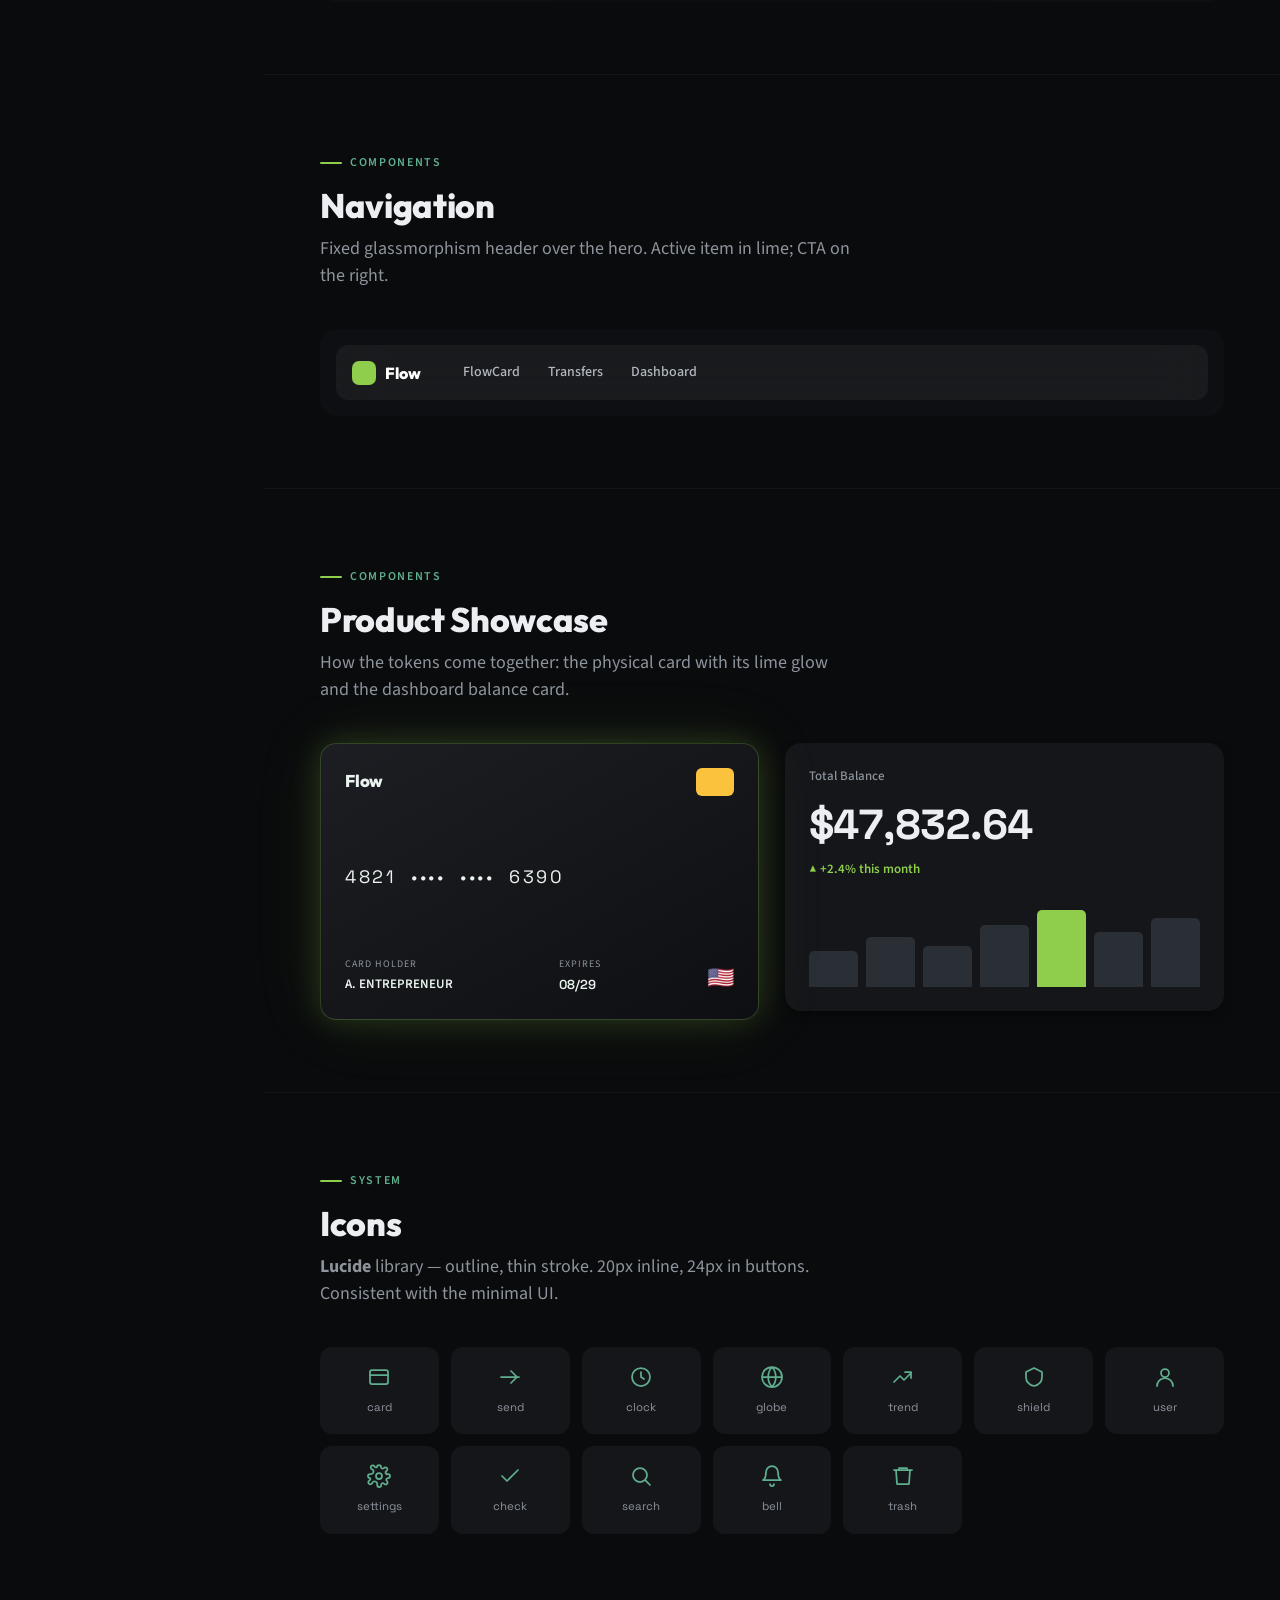
<file: tech/flow/design-system.html>
<!DOCTYPE html>
<html lang="en" data-theme="dark">
<head>
<meta charset="UTF-8" />
<meta name="robots" content="noindex, nofollow" />
<meta name="googlebot" content="noindex, nofollow" />
<script>
  // tema inicial (persistido) — antes do render para evitar flash
  (function () {
    try {
      var t = localStorage.getItem('flow-theme');
      if (t === 'light' || t === 'dark') document.documentElement.setAttribute('data-theme', t);
    } catch (e) {}
  })();
</script>
<meta name="viewport" content="width=device-width, initial-scale=1.0" />
<title>Flow Financial — Design System</title>
<link rel="preconnect" href="https://fonts.googleapis.com" />
<link rel="preconnect" href="https://fonts.gstatic.com" crossorigin />
<link href="https://fonts.googleapis.com/css2?family=Outfit:wght@300;400;500;600;700;800;900&display=swap" rel="stylesheet" />
<link href="https://fonts.googleapis.com/css2?family=Source+Sans+3:wght@300;400;500;600;700&display=swap" rel="stylesheet" />
<link href="https://fonts.googleapis.com/css2?family=Space+Grotesk:wght@400;500;600;700&display=swap" rel="stylesheet" />
<link rel="stylesheet" href="flow-ds-theme.css" />
</head>
<body>
<template id="__bundler_thumbnail" data-bg-color="#0a0b0d">
  <svg viewBox="0 0 1200 800" xmlns="http://www.w3.org/2000/svg">
    <rect width="1200" height="800" fill="#0a0b0d"/>
    <rect x="516" y="300" width="168" height="168" rx="48" fill="#8fce4d"/>
    <text x="600" y="560" text-anchor="middle" font-family="'Outfit',system-ui,sans-serif" font-size="64" font-weight="800" fill="#eceef1" letter-spacing="-1">Flow Financial</text>
    <text x="600" y="612" text-anchor="middle" font-family="'Space Grotesk',monospace" font-size="26" fill="#8d949c" letter-spacing="3">DESIGN SYSTEM</text>
  </svg>
</template>
<div class="app">

  <!-- ===================== SIDEBAR ===================== -->
  <aside class="sidebar">
    <div class="brand">
      <img src="images/flow-financial-logo.png" alt="Flow Financial" class="brand-logo" width="140" height="auto" />
    </div>
    <p class="tag">Design System · v1.0</p>

    <div class="nav-group">
      <nav class="nav">
        <button class="theme-toggle" id="themeToggle" type="button" aria-label="Toggle theme">
          <svg class="ico tt-moon" viewBox="0 0 24 24" fill="none" stroke="currentColor" stroke-width="1.75" stroke-linecap="round" stroke-linejoin="round"><path d="M21 12.8A9 9 0 1 1 11.2 3a7 7 0 0 0 9.8 9.8z"/></svg>
          <svg class="ico tt-sun" viewBox="0 0 24 24" fill="none" stroke="currentColor" stroke-width="1.75" stroke-linecap="round" stroke-linejoin="round"><circle cx="12" cy="12" r="4"/><path d="M12 2v2M12 20v2M4.9 4.9l1.4 1.4M17.7 17.7l1.4 1.4M2 12h2M20 12h2M4.9 19.1l1.4-1.4M17.7 6.3l1.4-1.4"/></svg>
          <span class="tt-label">Dark mode</span>
        </button>
      </nav>
    </div>

    <div class="nav-group">
      <div class="nav-label">Foundations</div>
      <nav class="nav">
        <a href="#identidade" class="active">Identity</a>
        <a href="#cores">Color</a>
        <a href="#tipografia">Typography</a>
        <a href="#espacamento">Space · Radius · Shadow</a>
      </nav>
    </div>
    <div class="nav-group">
      <div class="nav-label">Components</div>
      <nav class="nav">
        <a href="#botoes">Buttons</a>
        <a href="#formularios">Forms</a>
        <a href="#controles">Selection controls</a>
        <a href="#tabs">Tabs</a>
        <a href="#listas">Lists &amp; feed</a>
        <a href="#alertas">Alerts</a>
        <a href="#tabela">Data table</a>
        <a href="#kpis">Stat cards</a>
        <a href="#progresso">Progress &amp; steps</a>
        <a href="#avatares">Avatars &amp; chips</a>
        <a href="#modal">Modal</a>
        <a href="#navegacao">Navigation</a>
        <a href="#produto">Product Showcase</a>
      </nav>
    </div>
    <div class="nav-group">
      <div class="nav-label">System</div>
      <nav class="nav">
        <a href="#icones">Icons</a>
      </nav>
    </div>
  </aside>

  <!-- ===================== CONTENT ===================== -->
  <main class="content">

    <!-- ===== IDENTIDADE ===== -->
    <section class="section" id="identidade">
      <div class="eyebrow">Overview</div>
      <h2>Move Money at the <span class="text-flow-gradient">Speed of Life.</span></h2>
      <p class="lede">Next-generation card programs and global money transfers, built for the modern entrepreneur. This is the design system that keeps the product <strong>premium, global, and tech-forward</strong> — from the glassmorphism hero to the very last status badge.</p>

      <div class="subhead">Logo</div>
      <div class="logo-showcase">
        <div class="logo-panel">
          <img src="images/flow-financial-logo.png" alt="Flow Financial" class="brand-logo-full" width="200" height="auto" />
        </div>
        <div class="logo-meta">
          <p>Primary lockup — gradient icon + <strong>FLOW</strong> wordmark. Use on dark surfaces (<span class="mono">#0a0b0d</span> / <span class="mono">#0e0f12</span>).</p>
          <p style="font-size:13px;color:var(--c-muted-fg);margin-top:8px">Asset: <span class="mono">images/flow-financial-logo.png</span></p>
        </div>
      </div>

      <div class="glass-stage" style="margin-bottom:32px">
        <div class="glass">
          <h4>Personality</h4>
          <p class="only-light">Premium · Global · Tech-forward · Accessible. Trust from the deep forest green, energy from lime, and technology from azure.</p>
          <p class="only-dark">Premium · Global · Tech-forward · Accessible. Confidence from the modern near-black, energy from lime, and technology from azure.</p>
        </div>
        <div class="glass">
          <h4>Tone of voice</h4>
          <p>Confident, dynamic, transparent. “Zero hidden fees,” speed and control in every piece of microcopy.</p>
        </div>
        <div class="glass">
          <h4>Audience</h4>
          <p>Global entrepreneurs — users of FlowCard (debit) and Flow Transfers (remittances).</p>
        </div>
      </div>

      <div class="subhead">The three products</div>
      <div class="showcase" style="grid-template-columns:repeat(3,1fr)">
        <div class="comp-block">
          <div style="font-weight:700;font-size:17px;margin-bottom:6px">FlowCard</div>
          <p style="font-size:13.5px;color:var(--c-muted-fg)">Premium debit card — real-time tracking, virtual cards, and multi-currency support.</p>
        </div>
        <div class="comp-block">
          <div style="font-weight:700;font-size:17px;margin-bottom:6px">Flow Transfers</div>
          <p style="font-size:13.5px;color:var(--c-muted-fg)">Global transfers — 180+ countries, flat $0.99 fee, average delivery under 3 min.</p>
        </div>
        <div class="comp-block">
          <div style="font-weight:700;font-size:17px;margin-bottom:6px">Dashboard</div>
          <p style="font-size:13.5px;color:var(--c-muted-fg)">Balance, charts, and recent transactions in real time.</p>
        </div>
      </div>
    </section>

    <!-- ===== CORES ===== -->
    <section class="section" id="cores">
      <div class="eyebrow">Foundations</div>
      <h2>Color</h2>
      <p class="lede only-light">A <strong>forest + lime + azure</strong> palette. The deep green conveys trust; lime and blue highlight action and technology.</p>
      <p class="lede only-dark">A <strong>dark</strong> palette: a <strong>near-black</strong> neutral scale (no green) plus lime, azure, and gold accents. Modern black conveys sophistication; lime and blue highlight action and technology, with accents lightened slightly for contrast on dark surfaces.</p>

      <div class="subhead">Brand colors</div>
      <div class="swatch-grid only-light">
        <div class="swatch"><div class="chip" style="background:#0d392a"></div><div class="meta"><div class="name">flow-forest</div><div class="val mono">#0d392a</div><div class="use">Hero, dark cards, glass-dark</div></div></div>
        <div class="swatch"><div class="chip" style="background:#1c5441"></div><div class="meta"><div class="name">forest-mid</div><div class="val mono">#1c5441</div><div class="use">Intermediate variation</div></div></div>
        <div class="swatch"><div class="chip" style="background:#356e5b"></div><div class="meta"><div class="name">forest-light</div><div class="val mono">#356e5b</div><div class="use">Text / icons on dark backgrounds</div></div></div>
        <div class="swatch"><div class="chip" style="background:#82c341"></div><div class="meta"><div class="name">flow-lime · primary</div><div class="val mono">#82c341</div><div class="use">CTAs, focus, positive states</div></div></div>
        <div class="swatch"><div class="chip" style="background:#a5cd7d"></div><div class="meta"><div class="name">lime-soft</div><div class="val mono">#a5cd7d</div><div class="use">Hover, soft badges</div></div></div>
        <div class="swatch"><div class="chip" style="background:#356e5b"></div><div class="meta"><div class="name">flow-azure · accent</div><div class="val mono">#356e5b</div><div class="use">Links, transfers, secondary action</div></div></div>
        <div class="swatch"><div class="chip" style="background:#4d8a72"></div><div class="meta"><div class="name">azure-soft</div><div class="val mono">#4d8a72</div><div class="use">Accent hover, charts</div></div></div>
        <div class="swatch"><div class="chip" style="background:#f9b61a"></div><div class="meta"><div class="name">flow-gold</div><div class="val mono">#f9b61a</div><div class="use">Highlights, metrics</div></div></div>
        <div class="swatch"><div class="chip" style="background:#164435"></div><div class="meta"><div class="name">dark-card</div><div class="val mono">#164435</div><div class="use">Cards over the hero</div></div></div>
      </div>
      <div class="swatch-grid only-dark">
        <div class="swatch"><div class="chip" style="background:#0d392a"></div><div class="meta"><div class="name">flow-forest</div><div class="val mono">#0d392a</div><div class="use">Brand heritage · not used as a background in dark</div></div></div>
        <div class="swatch"><div class="chip" style="background:#1c5441"></div><div class="meta"><div class="name">forest-mid</div><div class="val mono">#1c5441</div><div class="use">Intermediate variation</div></div></div>
        <div class="swatch"><div class="chip" style="background:#5fae8e"></div><div class="meta"><div class="name">forest-light</div><div class="val mono">#5fae8e</div><div class="use">Icons on dark surfaces</div></div></div>
        <div class="swatch"><div class="chip" style="background:#8fce4d"></div><div class="meta"><div class="name">flow-lime · primary</div><div class="val mono">#8fce4d</div><div class="use">CTAs, focus, positive states</div></div></div>
        <div class="swatch"><div class="chip" style="background:#b6df93"></div><div class="meta"><div class="name">lime-soft</div><div class="val mono">#b6df93</div><div class="use">Hover, soft badges</div></div></div>
        <div class="swatch"><div class="chip" style="background:#5fae8e"></div><div class="meta"><div class="name">flow-azure · accent</div><div class="val mono">#5fae8e</div><div class="use">Links, transfers, secondary action</div></div></div>
        <div class="swatch"><div class="chip" style="background:#8fd4b8"></div><div class="meta"><div class="name">azure-soft</div><div class="val mono">#8fd4b8</div><div class="use">Accent hover, charts</div></div></div>
        <div class="swatch"><div class="chip" style="background:#fbc23d"></div><div class="meta"><div class="name">flow-gold</div><div class="val mono">#fbc23d</div><div class="use">Highlights, metrics</div></div></div>
        <div class="swatch"><div class="chip" style="background:#131417;border-bottom:1px solid var(--c-border)"></div><div class="meta"><div class="name">dark-card</div><div class="val mono">#131417</div><div class="use">Card / product tiles</div></div></div>
      </div>

      <div class="subhead">Neutrals — surfaces & text</div>
      <div class="swatch-grid only-light">
        <div class="swatch"><div class="chip" style="background:#f3f6f4;border-bottom:1px solid var(--c-border)"></div><div class="meta"><div class="name">background</div><div class="val mono">#f3f6f4</div><div class="use">General background</div></div></div>
        <div class="swatch"><div class="chip" style="background:#152721"></div><div class="meta"><div class="name">foreground</div><div class="val mono">#152721</div><div class="use">Primary text</div></div></div>
        <div class="swatch"><div class="chip" style="background:#ffffff;border-bottom:1px solid var(--c-border)"></div><div class="meta"><div class="name">card</div><div class="val mono">#ffffff</div><div class="use">Cards, modals</div></div></div>
        <div class="swatch"><div class="chip" style="background:#ebeeed;border-bottom:1px solid var(--c-border)"></div><div class="meta"><div class="name">secondary</div><div class="val mono">#ebeeed</div><div class="use">Alternate backgrounds</div></div></div>
        <div class="swatch"><div class="chip" style="background:#e3e8e5;border-bottom:1px solid var(--c-border)"></div><div class="meta"><div class="name">muted</div><div class="val mono">#e3e8e5</div><div class="use">Disabled areas</div></div></div>
        <div class="swatch"><div class="chip" style="background:#5e776d"></div><div class="meta"><div class="name">muted-foreground</div><div class="val mono">#5e776d</div><div class="use">Labels, metadata</div></div></div>
        <div class="swatch"><div class="chip" style="background:#dce4e0;border-bottom:1px solid var(--c-border)"></div><div class="meta"><div class="name">border · input</div><div class="val mono">#dce4e0</div><div class="use">Dividers, borders</div></div></div>
        <div class="swatch"><div class="chip" style="background:#051812"></div><div class="meta"><div class="name">primary-foreground</div><div class="val mono">#051812</div><div class="use">Text on lime</div></div></div>
      </div>
      <div class="swatch-grid only-dark">
        <div class="swatch"><div class="chip" style="background:#0a0b0d;border-bottom:1px solid var(--c-border)"></div><div class="meta"><div class="name">background</div><div class="val mono">#0a0b0d</div><div class="use">General background · near-black</div></div></div>
        <div class="swatch"><div class="chip" style="background:#0e0f12;border-bottom:1px solid var(--c-border)"></div><div class="meta"><div class="name">sidebar / hero</div><div class="val mono">#0e0f12</div><div class="use">Sidebar, navbar, hero</div></div></div>
        <div class="swatch"><div class="chip" style="background:#15161a;border-bottom:1px solid var(--c-border)"></div><div class="meta"><div class="name">card</div><div class="val mono">#15161a</div><div class="use">Cards, modals</div></div></div>
        <div class="swatch"><div class="chip" style="background:#1c1e23;border-bottom:1px solid var(--c-border)"></div><div class="meta"><div class="name">secondary</div><div class="val mono">#1c1e23</div><div class="use">Alternate backgrounds, inputs</div></div></div>
        <div class="swatch"><div class="chip" style="background:#24272d;border-bottom:1px solid var(--c-border)"></div><div class="meta"><div class="name">muted</div><div class="val mono">#24272d</div><div class="use">Disabled areas</div></div></div>
        <div class="swatch"><div class="chip" style="background:#8d949c"></div><div class="meta"><div class="name">muted-foreground</div><div class="val mono">#8d949c</div><div class="use">Labels, metadata</div></div></div>
        <div class="swatch"><div class="chip" style="background:#282b31;border-bottom:1px solid var(--c-border)"></div><div class="meta"><div class="name">border · input</div><div class="val mono">#282b31</div><div class="use">Dividers, borders</div></div></div>
        <div class="swatch"><div class="chip" style="background:#eceef1;border-bottom:1px solid var(--c-border)"></div><div class="meta"><div class="name">foreground</div><div class="val mono">#eceef1</div><div class="use">Primary text</div></div></div>
      </div>

      <div class="subhead">Semantic colors</div>
      <div class="swatch-grid only-light">
        <div class="swatch"><div class="chip" style="background:#82c341"></div><div class="meta"><div class="name">success</div><div class="val mono">#82c341</div><div class="use">Credits, +%, KYC passed</div></div></div>
        <div class="swatch"><div class="chip" style="background:#f9b61a"></div><div class="meta"><div class="name">warning</div><div class="val mono">#f9b61a</div><div class="use">Pending items, limits</div></div></div>
        <div class="swatch"><div class="chip" style="background:#ee4444"></div><div class="meta"><div class="name">error · destructive</div><div class="val mono">#ee4444</div><div class="use">Debits, failures</div></div></div>
        <div class="swatch"><div class="chip" style="background:#356e5b"></div><div class="meta"><div class="name">info</div><div class="val mono">#356e5b</div><div class="use">Notices, links</div></div></div>
      </div>
      <div class="swatch-grid only-dark">
        <div class="swatch"><div class="chip" style="background:#8fce4d"></div><div class="meta"><div class="name">success</div><div class="val mono">#8fce4d</div><div class="use">Credits, +%, KYC passed</div></div></div>
        <div class="swatch"><div class="chip" style="background:#fbc23d"></div><div class="meta"><div class="name">warning</div><div class="val mono">#fbc23d</div><div class="use">Pending items, limits</div></div></div>
        <div class="swatch"><div class="chip" style="background:#f05656"></div><div class="meta"><div class="name">error · destructive</div><div class="val mono">#f05656</div><div class="use">Debits, failures</div></div></div>
        <div class="swatch"><div class="chip" style="background:#5fae8e"></div><div class="meta"><div class="name">info</div><div class="val mono">#5fae8e</div><div class="use">Notices, links</div></div></div>
      </div>

      <div class="subhead">Brand surfaces</div>
      <div class="demo-grid only-light">
        <div class="demo-tile" style="background:#0d392a;color:#eaf3ee;border:none">
          <div class="tile-name">forest surface</div>
          <div class="tile-code mono">#0d392a · hero &amp; dark</div>
        </div>
        <div class="demo-tile" style="background:var(--flow-lime);color:#051812;border:none">
          <div class="tile-name">lime surface</div>
          <div class="tile-code mono">#82c341 · CTAs</div>
        </div>
        <div class="demo-tile" style="background:#eef3e7">
          <div class="tile-name">lime tint</div>
          <div class="tile-code mono">#eef3e7 · light highlights</div>
        </div>
      </div>
      <div class="demo-grid only-dark">
        <div class="demo-tile" style="background:#0e0f12;color:#eceef1">
          <div class="tile-name">near-black surface</div>
          <div class="tile-code mono">#0e0f12 · hero, sidebar, navbar</div>
        </div>
        <div class="demo-tile" style="background:var(--flow-lime);color:#0a1a07;border:none">
          <div class="tile-name">lime surface</div>
          <div class="tile-code mono">#8fce4d · CTAs</div>
        </div>
        <div class="demo-tile" style="background:#1a2113;color:#b6df93">
          <div class="tile-name">lime tint</div>
          <div class="tile-code mono">#1a2113 · light highlights</div>
        </div>
      </div>

      <div class="subhead">Transfer status</div>
      <div class="status-list only-light">
        <span class="badge" style="background:#ebeeed;color:#5e776d"><span class="dot"></span>Draft</span>
        <span class="badge" style="background:#f9b61a20;color:#b07d05"><span class="dot"></span>In review</span>
        <span class="badge" style="background:#356e5b14;color:#356e5b"><span class="dot"></span>Awaiting payment</span>
        <span class="badge" style="background:#4d8a7214;color:#2d664f"><span class="dot"></span>Processing</span>
        <span class="badge" style="background:#82c34120;color:#5a8f23"><span class="dot"></span>Completed</span>
        <span class="badge" style="background:#ee444420;color:#d33030"><span class="dot"></span>Canceled</span>
      </div>
      <div class="status-list only-dark">
        <span class="badge" style="background:#24272d;color:#b3b9c0"><span class="dot"></span>Draft</span>
        <span class="badge" style="background:#fbc23d1f;color:#fbc23d"><span class="dot"></span>In review</span>
        <span class="badge" style="background:#5fae8e1f;color:#8fd4b8"><span class="dot"></span>Awaiting payment</span>
        <span class="badge" style="background:#5fae8e14;color:#5fae8e"><span class="dot"></span>Processing</span>
        <span class="badge" style="background:#8fce4d24;color:#8fce4d"><span class="dot"></span>Completed</span>
        <span class="badge" style="background:#f0565624;color:#f0796f"><span class="dot"></span>Canceled</span>
      </div>
      <div class="note">
        <svg viewBox="0 0 24 24"><circle cx="12" cy="12" r="9"/><path d="M12 8v4M12 16h.01"/></svg>
        <div>Status is always communicated with <strong>icon + text</strong>, never color alone — an accessibility requirement.</div>
      </div>
    </section>

    <!-- ===== TIPOGRAFIA ===== -->
    <section class="section" id="tipografia">
      <div class="eyebrow">Foundations</div>
      <h2>Typography</h2>
      <p class="lede"><strong>Outfit</strong> for headings and display; <strong>Source Sans 3</strong> for body, UI, buttons, and forms. Monospace for amounts, IDs, and card numbers.</p>

      <div class="subhead">Families</div>
      <div class="showcase" style="grid-template-columns:repeat(3,1fr)">
        <div class="comp-block">
          <div style="font-family:var(--font-display);font-size:30px;font-weight:800">Outfit</div>
          <p style="font-size:13.5px;color:var(--c-muted-fg);margin-top:6px">Display & headings · 300–900</p>
        </div>
        <div class="comp-block">
          <div style="font-size:30px;font-weight:600">Source Sans 3</div>
          <p style="font-size:13.5px;color:var(--c-muted-fg);margin-top:6px">Body, UI, buttons, forms</p>
        </div>
        <div class="comp-block">
          <div class="mono" style="font-size:30px">$0.99</div>
          <p style="font-size:13.5px;color:var(--c-muted-fg);margin-top:6px">Space Grotesk · amounts, IDs, card</p>
        </div>
      </div>

      <div class="subhead">Weights · Outfit</div>
      <div class="weights">
        <div class="w"><div class="glyph" style="font-weight:300">Aa</div><div class="lbl">300 Light</div></div>
        <div class="w"><div class="glyph" style="font-weight:400">Aa</div><div class="lbl">400 Regular</div></div>
        <div class="w"><div class="glyph" style="font-weight:500">Aa</div><div class="lbl">500 Medium</div></div>
        <div class="w"><div class="glyph" style="font-weight:600">Aa</div><div class="lbl">600 SemiBold</div></div>
        <div class="w"><div class="glyph" style="font-weight:700">Aa</div><div class="lbl">700 Bold</div></div>
        <div class="w"><div class="glyph" style="font-weight:800">Aa</div><div class="lbl">800 ExtraBold</div></div>
        <div class="w"><div class="glyph" style="font-weight:900">Aa</div><div class="lbl">900 Black</div></div>
      </div>

      <div class="subhead">Type scale</div>
      <div>
        <div class="type-row"><div class="tk">text-3xl+<span class="px">30–48px · 800</span></div><div class="sample" style="font-family:var(--font-display);font-size:44px;font-weight:800;letter-spacing:-0.02em">Move Money at the Speed of Life.</div></div>
        <div class="type-row"><div class="tk">text-2xl<span class="px">24px · 700</span></div><div class="sample" style="font-family:var(--font-display);font-size:24px;font-weight:700">Total Balance & transactions</div></div>
        <div class="type-row"><div class="tk">text-xl<span class="px">20px · 600</span></div><div class="sample" style="font-family:var(--font-display);font-size:20px;font-weight:600">The FlowCard</div></div>
        <div class="type-row"><div class="tk">text-lg<span class="px">18px · 500</span></div><div class="sample" style="font-size:18px;font-weight:500">Section subtitle</div></div>
        <div class="type-row"><div class="tk">text-base<span class="px">16px · 400</span></div><div class="sample" style="font-size:16px">Default body — a flat $0.99 fee to 180+ countries with delivery in under 3 minutes.</div></div>
        <div class="type-row"><div class="tk">text-sm<span class="px">14px · 400</span></div><div class="sample" style="font-size:14px">Labels and secondary navigation</div></div>
        <div class="type-row"><div class="tk">text-xs<span class="px">12px · 500</span></div><div class="sample" style="font-size:12px">Captions and badges · 2m ago</div></div>
      </div>

      <div class="subhead">Monetary values</div>
      <div class="comp-block">
        <div class="comp-row" style="gap:40px;align-items:flex-end">
          <div>
            <div style="font-size:13px;color:var(--c-muted-fg)">Total Balance</div>
            <div class="mono tnum" style="font-size:42px;font-weight:700;letter-spacing:-0.01em">$47,832.64</div>
          </div>
          <div>
            <div style="font-size:13px;color:var(--c-muted-fg)">Credit</div>
            <div class="mono tnum amt-pos" style="font-size:22px;font-weight:600">+$1,204.00</div>
          </div>
          <div>
            <div style="font-size:13px;color:var(--c-muted-fg)">Debit</div>
            <div class="mono tnum amt-neg" style="font-size:22px;font-weight:600">−$329.50</div>
          </div>
        </div>
        <div class="comp-cap"><strong>tabular-nums</strong>, right-aligned in lists · positive in lime, negative in red · format <span class="mono">$1,234.56</span> (EN-US).</div>
      </div>
    </section>

    <!-- ===== ESPACAMENTO ===== -->
    <section class="section" id="espacamento">
      <div class="eyebrow">Foundations</div>
      <h2>Space · Radius · Shadow</h2>
      <p class="lede">4px base scale. Global radius of 12px. Glassmorphism and a lime glow as the signature visual cues.</p>

      <div class="subhead">Spacing — 4px base</div>
      <table class="token-table">
        <thead><tr><th style="width:120px">Token</th><th style="width:80px">Value</th><th>Scale</th></tr></thead>
        <tbody>
          <tr><td class="tname">space-1</td><td class="tval">4px</td><td><div class="space-bar" style="width:4px"></div></td></tr>
          <tr><td class="tname">space-2</td><td class="tval">8px</td><td><div class="space-bar" style="width:8px"></div></td></tr>
          <tr><td class="tname">space-3</td><td class="tval">12px</td><td><div class="space-bar" style="width:12px"></div></td></tr>
          <tr><td class="tname">space-4</td><td class="tval">16px</td><td><div class="space-bar" style="width:16px"></div></td></tr>
          <tr><td class="tname">space-6</td><td class="tval">24px</td><td><div class="space-bar" style="width:24px"></div></td></tr>
          <tr><td class="tname">space-8</td><td class="tval">32px</td><td><div class="space-bar" style="width:32px"></div></td></tr>
          <tr><td class="tname">space-12</td><td class="tval">48px</td><td><div class="space-bar" style="width:48px"></div></td></tr>
        </tbody>
      </table>

      <div class="subhead">Border radius</div>
      <div class="radius-demos">
        <div class="radius-demo"><div class="box" style="border-radius:4px"></div><div class="lbl">sm · 4px</div></div>
        <div class="radius-demo"><div class="box" style="border-radius:8px"></div><div class="lbl">md · 8px</div></div>
        <div class="radius-demo"><div class="box" style="border-radius:12px"></div><div class="lbl">lg · 12px</div></div>
        <div class="radius-demo"><div class="box" style="border-radius:16px"></div><div class="lbl">xl · 16px</div></div>
      </div>

      <div class="subhead">Shadows & glow</div>
      <div class="shadow-demos">
        <div class="shadow-demo"><div class="box" style="box-shadow:var(--shadow-sm)"></div><div class="lbl">shadow-sm</div></div>
        <div class="shadow-demo"><div class="box" style="box-shadow:var(--shadow-md)"></div><div class="lbl">shadow-md</div></div>
        <div class="shadow-demo"><div class="box" style="box-shadow:var(--shadow-lg)"></div><div class="lbl">shadow-lg</div></div>
        <div class="shadow-demo"><div class="box" style="box-shadow:var(--glow-lime);border:1px solid #82c34155"></div><div class="lbl">glow-lime</div></div>
      </div>

      <div class="subhead">Glassmorphism</div>
      <div class="glass-stage only-light">
        <div class="glass"><h4>.glass</h4><p>White 8% · blur 20px · 12% border. Nav and cards over the hero.</p></div>
        <div class="glass-light"><h4>.glass-light</h4><p>White 70% · blur 16px · light shadow. Light panels.</p></div>
        <div class="glass-dark"><h4>.glass-dark</h4><p>Forest 85% · blur 24px · 10% lime border. Dark surfaces.</p></div>
      </div>
      <div class="glass-stage only-dark">
        <div class="glass"><h4>.glass</h4><p>White 5% · blur 20px · 10% border. Nav and cards on dark surfaces.</p></div>
        <div class="glass-light"><h4>.glass-light</h4><p>White 10% · blur 16px · highlight. Elevated panels.</p></div>
        <div class="glass-dark"><h4>.glass-dark</h4><p>Black 55% · blur 24px · 18% lime border. Deep surfaces.</p></div>
      </div>
    </section>

    <!-- ===== BOTOES ===== -->
    <section class="section" id="botoes">
      <div class="eyebrow">Components</div>
      <h2>Buttons</h2>
      <p class="lede">44px height, 12px radius, 16–24px padding. Primary in lime; subtle glow on hover.</p>
      <div class="comp-block">
        <div class="comp-row">
          <button class="btn btn-primary">Get Your FlowCard</button>
          <button class="btn btn-secondary">Explore Transfers</button>
          <button class="btn btn-ghost">Learn more</button>
          <button class="btn btn-danger">Block card</button>
          <button class="btn btn-primary" disabled>Disabled</button>
        </div>
        <div class="comp-cap">Primary · Secondary · Ghost · Danger · Disabled (50% opacity).</div>
        <div class="comp-row" style="margin-top:22px">
          <button class="btn btn-primary btn-sm">Small primary</button>
          <button class="btn btn-secondary btn-sm">Small secondary</button>
        </div>
        <div class="comp-cap">Compact variant (36px) for dense bars and toolbars.</div>
        <div class="comp-row" style="margin-top:22px">
          <button class="btn btn-primary btn-pill">Get Your FlowCard</button>
          <button class="btn btn-secondary btn-pill">Explore Transfers</button>
          <button class="btn btn-ghost btn-pill">Learn more</button>
          <button class="btn btn-primary btn-pill btn-sm">Small pill</button>
        </div>
        <div class="comp-cap"><span class="mono">rounded-full</span> variant (999px radius) — for brand CTAs and action chips.</div>
      </div>
    </section>

    <!-- ===== FORMULARIOS ===== -->
    <section class="section" id="formularios">
      <div class="eyebrow">Components</div>
      <h2>Forms</h2>
      <p class="lede">40px inputs, neutral border, 2px lime focus ring. Errors always paired with a <span class="mono">text-sm</span> message.</p>
      <div class="comp-block">
        <div style="display:flex;gap:32px;flex-wrap:wrap">
          <div class="field">
            <label for="f1">Recipient name</label>
            <input id="f1" class="input" placeholder="Maria González" />
          </div>
          <div class="field">
            <label for="f2">Amount to send</label>
            <input id="f2" class="input mono" value="$1,500.00" />
          </div>
          <div class="field">
            <label for="f3">Recipient email</label>
            <input id="f3" class="input error" value="maria@" />
            <span class="err">Enter a valid email address.</span>
          </div>
        </div>
        <div class="comp-cap">Labels in <span class="mono">muted-foreground</span> · lime focus · error state with border + destructive message.</div>
      </div>
    </section>

    <!-- ===== SELECTION CONTROLS ===== -->
    <section class="section" id="controles">
      <div class="eyebrow">Components</div>
      <h2>Selection controls</h2>
      <p class="lede">Switches, checkboxes, radios, and segmented controls — all 44px hit targets, lime when active, with a focus ring for keyboard users.</p>
      <div class="comp-block">
        <div class="control-grid">
          <div class="control-set">
            <div class="cs-label">Switch</div>
            <label class="switch"><input type="checkbox" checked /><span class="track"></span>Instant transfer alerts</label>
            <label class="switch"><input type="checkbox" /><span class="track"></span>Round up to save</label>
            <label class="switch"><input type="checkbox" disabled /><span class="track"></span>Freeze card (disabled)</label>
          </div>
          <div class="control-set">
            <div class="cs-label">Checkbox</div>
            <label class="choice"><input type="checkbox" checked /><span class="box"><svg viewBox="0 0 24 24"><path d="M20 6L9 17l-5-5"/></svg></span>Save recipient for next time</label>
            <label class="choice"><input type="checkbox" /><span class="box"><svg viewBox="0 0 24 24"><path d="M20 6L9 17l-5-5"/></svg></span>Notify recipient by email</label>
            <label class="choice"><input type="checkbox" checked /><span class="box"><svg viewBox="0 0 24 24"><path d="M20 6L9 17l-5-5"/></svg></span>I agree to the transfer terms</label>
          </div>
          <div class="control-set">
            <div class="cs-label">Radio · delivery speed</div>
            <label class="choice"><input type="radio" name="speed" checked /><span class="box round"><span class="rdot"></span></span>Standard · free · ~3 min</label>
            <label class="choice"><input type="radio" name="speed" /><span class="box round"><span class="rdot"></span></span>Priority · $1.99 · instant</label>
            <label class="choice"><input type="radio" name="speed" /><span class="box round"><span class="rdot"></span></span>Scheduled · pick a date</label>
          </div>
          <div class="control-set">
            <div class="cs-label">Segmented control</div>
            <div class="segmented" data-segmented>
              <button class="active" type="button">Send</button>
              <button type="button">Request</button>
              <button type="button">Convert</button>
            </div>
            <p style="font-size:13px;color:var(--c-muted-fg);margin-top:2px">For switching between 2–4 mutually exclusive views.</p>
          </div>
        </div>
      </div>
    </section>

    <!-- ===== TABS ===== -->
    <section class="section" id="tabs">
      <div class="eyebrow">Components</div>
      <h2>Tabs</h2>
      <p class="lede">Underline tabs for switching context within a page. Active tab marked by a lime underline and full-contrast label.</p>
      <div class="comp-block">
        <div class="tabs" data-tabs>
          <button class="active" type="button" data-tab="0">Overview</button>
          <button type="button" data-tab="1">Transactions</button>
          <button type="button" data-tab="2">Statements</button>
        </div>
        <div class="tab-panel" data-panel="0">Your account at a glance — balance, spending trends, and upcoming scheduled transfers.</div>
        <div class="tab-panel" data-panel="1" hidden>A searchable, filterable history of every credit and debit on the account.</div>
        <div class="tab-panel" data-panel="2" hidden>Monthly PDF statements, ready to download for accounting and tax season.</div>
      </div>
    </section>

    <!-- ===== LISTAS ===== -->
    <section class="section" id="listas">
      <div class="eyebrow">Components</div>
      <h2>Lists & feed</h2>
      <p class="lede">Feed style (no zebra striping), gentle hover. Right-aligned amounts in <span class="mono">tabular-nums</span> — credit in lime, debit in red.</p>
      <div class="feed">
        <div class="feed-row">
          <div class="feed-ico"><svg viewBox="0 0 24 24" width="20" height="20" fill="none" stroke="currentColor" stroke-width="1.75" stroke-linecap="round" stroke-linejoin="round"><path d="M12 19V5M5 12l7-7 7 7"/></svg></div>
          <div class="feed-main"><div class="t">Flow Transfer → 🇲🇽 Mexico</div><div class="s">Completed · 2m ago</div></div>
          <div class="feed-amt amt-neg tnum">−$1,500.00</div>
        </div>
        <div class="feed-row">
          <div class="feed-ico"><svg viewBox="0 0 24 24" width="20" height="20" fill="none" stroke="currentColor" stroke-width="1.75" stroke-linecap="round" stroke-linejoin="round"><path d="M12 5v14M19 12l-7 7-7-7"/></svg></div>
          <div class="feed-main"><div class="t">Salary deposit</div><div class="s">Completed · 1h ago</div></div>
          <div class="feed-amt amt-pos tnum">+$4,200.00</div>
        </div>
        <div class="feed-row">
          <div class="feed-ico"><svg viewBox="0 0 24 24" width="20" height="20" fill="none" stroke="currentColor" stroke-width="1.75" stroke-linecap="round" stroke-linejoin="round"><rect x="3" y="5" width="18" height="14" rx="2"/><path d="M3 10h18"/></svg></div>
          <div class="feed-main"><div class="t">FlowCard · Whole Foods</div><div class="s">Processing · 3h ago</div></div>
          <div class="feed-amt amt-neg tnum">−$329.50</div>
        </div>
      </div>
    </section>

    <!-- ===== ALERTAS ===== -->
    <section class="section" id="alertas">
      <div class="eyebrow">Components</div>
      <h2>Alerts</h2>
      <p class="lede">Horizontal bar: icon, title, description, and an action on the right. Neutral, info, success, and warning variants.</p>
      <div class="alert-stack">

        <div class="alert">
          <svg class="a-icon" viewBox="0 0 24 24"><path d="M4.5 16.5c-1.5 1.26-2 5-2 5s3.74-.5 5-2c.71-.84.7-2.13-.09-2.91a2.18 2.18 0 0 0-2.91-.09z"/><path d="M12 15l-3-3a22 22 0 0 1 2-3.95A12.88 12.88 0 0 1 22 2c0 2.72-.78 7.5-6 11a22.35 22.35 0 0 1-4 2z"/><path d="M9 12H4s.55-3.03 2-4c1.62-1.08 5 0 5 0"/><path d="M12 15v5s3.03-.55 4-2c1.08-1.62 0-5 0-5"/></svg>
          <div class="a-body">
            <span class="a-title">Starter</span>
            <span class="a-sep"></span>
            <span class="a-desc">Free plan with access to essential features.</span>
          </div>
          <div class="a-right">
            <span class="a-meta">12/50 chats this month</span>
            <a href="#alertas" class="a-link">View plan</a>
          </div>
        </div>

        <div class="alert alert-success">
          <svg class="a-icon" viewBox="0 0 24 24"><circle cx="12" cy="12" r="9"/><path d="M8.5 12.5l2.5 2.5 4.5-5"/></svg>
          <div class="a-body">
            <span class="a-title">Transfer completed</span>
            <span class="a-sep"></span>
            <span class="a-desc">Your $1,500.00 reached its destination 🇲🇽.</span>
          </div>
          <div class="a-right">
            <span class="a-meta">2m ago</span>
            <a href="#alertas" class="a-link">View receipt</a>
          </div>
        </div>

        <div class="alert alert-info">
          <svg class="a-icon" viewBox="0 0 24 24"><circle cx="12" cy="12" r="9"/><path d="M12 11v5M12 8h.01"/></svg>
          <div class="a-body">
            <span class="a-title">New feature</span>
            <span class="a-sep"></span>
            <span class="a-desc">Virtual cards are now available in the app.</span>
          </div>
          <div class="a-right">
            <a href="#alertas" class="a-link">Learn more</a>
          </div>
        </div>

        <div class="alert alert-warning">
          <svg class="a-icon" viewBox="0 0 24 24"><path d="M10.3 3.9 1.8 18a2 2 0 0 0 1.7 3h17a2 2 0 0 0 1.7-3L13.7 3.9a2 2 0 0 0-3.4 0z"/><path d="M12 9v4M12 17h.01"/></svg>
          <div class="a-body">
            <span class="a-title">Verification pending</span>
            <span class="a-sep"></span>
            <span class="a-desc">Complete your KYC to raise your sending limits.</span>
          </div>
          <div class="a-right">
            <a href="#alertas" class="a-link">Verify now</a>
          </div>
        </div>

      </div>

      <div class="subhead">Solid accent</div>
      <div class="alert-stack">

        <div class="alert alert-lime">
          <svg class="a-icon" viewBox="0 0 24 24"><path d="M3 17l6-6 4 4 7-7"/><path d="M14 7h6v6"/></svg>
          <div class="a-body">
            <span class="a-title">Balance earning</span>
            <span class="a-sep"></span>
            <span class="a-desc">Your account earned +2.4% this month.</span>
          </div>
          <div class="a-right">
            <a href="#alertas" class="a-link">View details</a>
          </div>
        </div>

        <div class="alert alert-azure">
          <svg class="a-icon" viewBox="0 0 24 24"><rect x="3" y="5" width="18" height="14" rx="2"/><path d="M3 10h18"/></svg>
          <div class="a-body">
            <span class="a-title">FlowCard on its way</span>
            <span class="a-sep"></span>
            <span class="a-desc">Your physical card arrives in 3–5 business days.</span>
          </div>
          <div class="a-right">
            <span class="a-meta">#FC-2048</span>
            <a href="#alertas" class="a-link">Track</a>
          </div>
        </div>

        <div class="alert alert-gold">
          <svg class="a-icon" viewBox="0 0 24 24"><circle cx="12" cy="12" r="9"/><path d="M12 7v5l3 2"/></svg>
          <div class="a-body">
            <span class="a-title">Limit approaching</span>
            <span class="a-sep"></span>
            <span class="a-desc">You’ve used 80% of your monthly sending limit.</span>
          </div>
          <div class="a-right">
            <a href="#alertas" class="a-link">Raise limit</a>
          </div>
        </div>

      </div>
    </section>
    <!-- ===== DATA TABLE ===== -->
    <section class="section" id="tabela">
      <div class="eyebrow">Components</div>
      <h2>Data table</h2>
      <p class="lede">Structured transaction table with a quiet header, hover rows, status pills, and right-aligned monospace amounts.</p>
      <div class="data-wrap">
        <table class="data-table2">
          <thead>
            <tr><th>Recipient</th><th>Reference</th><th>Date</th><th>Status</th><th class="r">Amount</th></tr>
          </thead>
          <tbody>
            <tr>
              <td><div class="cell-main"><span class="avatar sm" style="background:var(--flow-azure)">MG</span>Maria González</div></td>
              <td class="mono" style="color:var(--c-muted-fg)">#TR-90412</td>
              <td>Jun 4, 2026</td>
              <td><span class="pill pill-success"><span class="dot"></span>Completed</span></td>
              <td class="r t-amt amt-neg">−$1,500.00</td>
            </tr>
            <tr>
              <td><div class="cell-main"><span class="avatar sm" style="background:#8fce4d;color:#0a1a07">AC</span>Acme Corp</div></td>
              <td class="mono" style="color:var(--c-muted-fg)">#DP-88210</td>
              <td>Jun 4, 2026</td>
              <td><span class="pill pill-success"><span class="dot"></span>Completed</span></td>
              <td class="r t-amt amt-pos">+$4,200.00</td>
            </tr>
            <tr>
              <td><div class="cell-main"><span class="avatar sm" style="background:#fbc23d;color:#3a2c05">WF</span>Whole Foods</div></td>
              <td class="mono" style="color:var(--c-muted-fg)">#FC-2048</td>
              <td>Jun 3, 2026</td>
              <td><span class="pill pill-pending"><span class="dot"></span>Processing</span></td>
              <td class="r t-amt amt-neg">−$329.50</td>
            </tr>
            <tr>
              <td><div class="cell-main"><span class="avatar sm" style="background:#7b6ef0">JL</span>Jun Lee</div></td>
              <td class="mono" style="color:var(--c-muted-fg)">#TR-90388</td>
              <td>Jun 2, 2026</td>
              <td><span class="pill pill-failed"><span class="dot"></span>Failed</span></td>
              <td class="r t-amt amt-neg">−$880.00</td>
            </tr>
          </tbody>
        </table>
      </div>
    </section>

    <!-- ===== STAT CARDS ===== -->
    <section class="section" id="kpis">
      <div class="eyebrow">Components</div>
      <h2>Stat cards</h2>
      <p class="lede">Compact KPI tiles for the dashboard — an icon, a label, a tabular-nums value, and a colored delta versus last period.</p>
      <div class="stat-grid">
        <div class="stat-card">
          <div class="sc-top"><span class="sc-ico"><svg viewBox="0 0 24 24"><rect x="3" y="5" width="18" height="14" rx="2"/><path d="M3 10h18"/></svg></span><span class="sc-label">Total Balance</span></div>
          <div class="sc-val">$47,832.64</div>
          <div class="sc-delta up">▲ +2.4% this month</div>
        </div>
        <div class="stat-card">
          <div class="sc-top"><span class="sc-ico"><svg viewBox="0 0 24 24"><path d="M3 12h18M13 6l6 6-6 6"/></svg></span><span class="sc-label">Sent this month</span></div>
          <div class="sc-val">$12,940.00</div>
          <div class="sc-delta up">▲ +18%</div>
        </div>
        <div class="stat-card">
          <div class="sc-top"><span class="sc-ico"><svg viewBox="0 0 24 24"><path d="M12 2a10 10 0 100 20 10 10 0 000-20zM2 12h20"/></svg></span><span class="sc-label">Transfers</span></div>
          <div class="sc-val">38</div>
          <div class="sc-delta up">▲ +6 vs. last month</div>
        </div>
        <div class="stat-card">
          <div class="sc-top"><span class="sc-ico"><svg viewBox="0 0 24 24"><path d="M3 17l6-6 4 4 7-7"/><path d="M14 7h6v6"/></svg></span><span class="sc-label">Avg. fee</span></div>
          <div class="sc-val">$0.99</div>
          <div class="sc-delta down">▼ −$0.40</div>
        </div>
      </div>
    </section>

    <!-- ===== PROGRESS & STEPS ===== -->
    <section class="section" id="progresso">
      <div class="eyebrow">Components</div>
      <h2>Progress &amp; steps</h2>
      <p class="lede">Linear progress bars for limits and goals, plus a horizontal stepper for multi-stage flows like onboarding and KYC.</p>

      <div class="subhead">Progress bars</div>
      <div class="comp-block">
        <div class="progress-set">
          <div class="progress">
            <div class="p-head"><span class="p-label">Monthly sending limit</span><span class="p-val">$12,940 / $20,000</span></div>
            <div class="p-track"><div class="p-fill" style="width:65%"></div></div>
          </div>
          <div class="progress">
            <div class="p-head"><span class="p-label">Savings goal · New laptop</span><span class="p-val">$1,420 / $2,000</span></div>
            <div class="p-track"><div class="p-fill azure" style="width:71%"></div></div>
          </div>
          <div class="progress">
            <div class="p-head"><span class="p-label">Rewards to next tier</span><span class="p-val">8,300 / 10,000 pts</span></div>
            <div class="p-track"><div class="p-fill gold" style="width:83%"></div></div>
          </div>
        </div>
      </div>

      <div class="subhead">Stepper · account verification</div>
      <div class="comp-block">
        <div class="stepper">
          <div class="step done"><div class="s-dot"><svg viewBox="0 0 24 24"><path d="M20 6L9 17l-5-5"/></svg></div><div class="s-label">Account created</div></div>
          <div class="step done"><div class="s-dot"><svg viewBox="0 0 24 24"><path d="M20 6L9 17l-5-5"/></svg></div><div class="s-label">Email verified</div></div>
          <div class="step current"><div class="s-dot">3</div><div class="s-label">Identity check</div></div>
          <div class="step"><div class="s-dot">4</div><div class="s-label">Link a bank</div></div>
          <div class="step"><div class="s-dot">5</div><div class="s-label">Start sending</div></div>
        </div>
      </div>
    </section>

    <!-- ===== AVATARS & CHIPS ===== -->
    <section class="section" id="avatares">
      <div class="eyebrow">Components</div>
      <h2>Avatars &amp; chips</h2>
      <p class="lede">Initial-based avatars in three sizes with an optional presence dot, stacked groups, and removable filter chips.</p>

      <div class="subhead">Avatars</div>
      <div class="comp-block">
        <div class="comp-row" style="gap:28px">
          <span class="avatar sm" style="background:var(--flow-azure)">MG</span>
          <span class="avatar" style="background:#8fce4d;color:#0a1a07">AE</span>
          <span class="avatar lg" style="background:#7b6ef0">JL</span>
          <span class="avatar avatar-status" style="background:#fbc23d;color:#3a2c05">SK</span>
          <div class="avatar-group">
            <span class="avatar" style="background:var(--flow-azure)">MG</span>
            <span class="avatar" style="background:#8fce4d;color:#0a1a07">AE</span>
            <span class="avatar" style="background:#7b6ef0">JL</span>
            <span class="avatar more">+5</span>
          </div>
        </div>
        <div class="comp-cap">Sizes 30 / 40 / 56px · presence dot for online status · stacked group with overflow count.</div>
      </div>

      <div class="subhead">Chips &amp; filters</div>
      <div class="comp-block">
        <div class="chip-row">
          <span class="chip chip-lime">Completed<span class="x"><svg viewBox="0 0 24 24" width="11" height="11" fill="none" stroke="currentColor" stroke-width="2.4" stroke-linecap="round"><path d="M5 5l10 10M15 5L5 15"/></svg></span></span>
          <span class="chip chip-azure">Transfers<span class="x"><svg viewBox="0 0 24 24" width="11" height="11" fill="none" stroke="currentColor" stroke-width="2.4" stroke-linecap="round"><path d="M5 5l10 10M15 5L5 15"/></svg></span></span>
          <span class="chip">This month<span class="x"><svg viewBox="0 0 24 24" width="11" height="11" fill="none" stroke="currentColor" stroke-width="2.4" stroke-linecap="round"><path d="M5 5l10 10M15 5L5 15"/></svg></span></span>
          <span class="chip">🇲🇽 Mexico<span class="x"><svg viewBox="0 0 24 24" width="11" height="11" fill="none" stroke="currentColor" stroke-width="2.4" stroke-linecap="round"><path d="M5 5l10 10M15 5L5 15"/></svg></span></span>
        </div>
        <div class="comp-cap">Removable filter chips · neutral and accent-tinted variants.</div>
      </div>
    </section>

    <!-- ===== MODAL ===== -->
    <section class="section" id="modal">
      <div class="eyebrow">Components</div>
      <h2>Modal</h2>
      <p class="lede">Centered dialog over a dimmed surface — icon, title, supporting copy, and a right-aligned action pair. Primary action on the right.</p>
      <div class="modal-stage">
        <div class="modal">
          <div class="m-ico"><svg viewBox="0 0 24 24"><path d="M3 12h18M13 6l6 6-6 6"/></svg></div>
          <h4>Confirm transfer</h4>
          <p>You’re sending <strong style="color:var(--c-fg)">$1,500.00</strong> to Maria González in Mexico 🇲🇽. Standard delivery arrives in about 3 minutes with a flat $0.99 fee.</p>
          <div class="m-actions">
            <button class="btn btn-secondary" type="button">Cancel</button>
            <button class="btn btn-primary" type="button">Send $1,500.00</button>
          </div>
        </div>
      </div>
    </section>

    <section class="section" id="navegacao">
      <div class="eyebrow">Components</div>
      <h2>Navigation</h2>
      <p class="lede">Fixed glassmorphism header over the hero. Active item in lime; CTA on the right.</p>
      <div class="navbar-demo">
        <div class="navbar">
          <div class="nb-brand"><span class="d"></span>Flow</div>
          <div class="nb-links">
            <a href="#navegacao" class="active">FlowCard</a>
            <a href="#navegacao">Transfers</a>
            <a href="#navegacao">Dashboard</a>
          </div>
        </div>
      </div>
    </section>

    <!-- ===== PRODUTO ===== -->
    <section class="section" id="produto">
      <div class="eyebrow">Components</div>
      <h2>Product Showcase</h2>
      <p class="lede">How the tokens come together: the physical card with its lime glow and the dashboard balance card.</p>
      <div class="showcase">
        <div class="flowcard anim-pulse">
          <div class="fc-top">
            <span class="fc-brand">Flow</span>
            <span class="fc-chip"></span>
          </div>
          <div class="fc-num">4821&nbsp;&nbsp;••••&nbsp;&nbsp;••••&nbsp;&nbsp;6390</div>
          <div class="fc-bot">
            <div><div class="lbl">Card Holder</div><div class="v">A. ENTREPRENEUR</div></div>
            <div><div class="lbl">Expires</div><div class="v mono">08/29</div></div>
            <span class="fc-flag">🇺🇸</span>
          </div>
        </div>
        <div class="balance-card">
          <div class="lbl">Total Balance</div>
          <div class="amt mono">$47,832.64</div>
          <div class="delta">▲ +2.4% this month</div>
          <div class="bars">
            <div class="bar" style="height:42%"></div>
            <div class="bar" style="height:58%"></div>
            <div class="bar" style="height:48%"></div>
            <div class="bar" style="height:72%"></div>
            <div class="bar hi" style="height:90%"></div>
            <div class="bar" style="height:64%"></div>
            <div class="bar" style="height:80%"></div>
          </div>
        </div>
      </div>
    </section>

    <!-- ===== ICONES ===== -->
    <section class="section" id="icones">
      <div class="eyebrow">System</div>
      <h2>Icons</h2>
      <p class="lede"><strong>Lucide</strong> library — outline, thin stroke. 20px inline, 24px in buttons. Consistent with the minimal UI.</p>
      <div class="icon-grid">
        <div class="icon-cell"><svg viewBox="0 0 24 24"><rect x="3" y="5" width="18" height="14" rx="2"/><path d="M3 10h18"/></svg><span class="nm">card</span></div>
        <div class="icon-cell"><svg viewBox="0 0 24 24"><path d="M3 12h18M13 6l6 6-6 6"/></svg><span class="nm">send</span></div>
        <div class="icon-cell"><svg viewBox="0 0 24 24"><circle cx="12" cy="12" r="9"/><path d="M12 7v5l3 2"/></svg><span class="nm">clock</span></div>
        <div class="icon-cell"><svg viewBox="0 0 24 24"><path d="M12 2a10 10 0 100 20 10 10 0 000-20zM2 12h20M12 2a15 15 0 010 20M12 2a15 15 0 000 20"/></svg><span class="nm">globe</span></div>
        <div class="icon-cell"><svg viewBox="0 0 24 24"><path d="M3 17l6-6 4 4 7-7"/><path d="M14 7h6v6"/></svg><span class="nm">trend</span></div>
        <div class="icon-cell"><svg viewBox="0 0 24 24"><path d="M12 3l8 4v5c0 5-3.5 8-8 9-4.5-1-8-4-8-9V7z"/></svg><span class="nm">shield</span></div>
        <div class="icon-cell"><svg viewBox="0 0 24 24"><circle cx="12" cy="8" r="4"/><path d="M4 21a8 8 0 0116 0"/></svg><span class="nm">user</span></div>
        <div class="icon-cell"><svg viewBox="0 0 24 24"><circle cx="12" cy="12" r="3"/><path d="M19.4 15a1.6 1.6 0 00.3 1.8l.1.1a2 2 0 11-2.8 2.8l-.1-.1a1.6 1.6 0 00-2.7 1.1V21a2 2 0 01-4 0v-.2A1.6 1.6 0 005 19.4l-.1.1a2 2 0 11-2.8-2.8l.1-.1A1.6 1.6 0 003 14a2 2 0 010-4h.1A1.6 1.6 0 004.6 5L4.5 5a2 2 0 112.8-2.8l.1.1A1.6 1.6 0 0010 3a2 2 0 014 0v.1a1.6 1.6 0 002.7 1.1l.1-.1a2 2 0 112.8 2.8l-.1.1A1.6 1.6 0 0021 10a2 2 0 010 4z"/></svg><span class="nm">settings</span></div>
        <div class="icon-cell"><svg viewBox="0 0 24 24"><path d="M20 6L9 17l-5-5"/></svg><span class="nm">check</span></div>
        <div class="icon-cell"><svg viewBox="0 0 24 24"><circle cx="11" cy="11" r="7"/><path d="M21 21l-4.3-4.3"/></svg><span class="nm">search</span></div>
        <div class="icon-cell"><svg viewBox="0 0 24 24"><path d="M6 8a6 6 0 1112 0c0 7 3 8 3 8H3s3-1 3-8"/><path d="M10 20a2 2 0 004 0"/></svg><span class="nm">bell</span></div>
        <div class="icon-cell"><svg viewBox="0 0 24 24"><path d="M3 6h18M8 6V4h8v2M19 6l-1 14H6L5 6"/></svg><span class="nm">trash</span></div>
      </div>
    </section>

  </main>
</div>

<script>
  // Theme toggle — persiste em localStorage
  (function () {
    const root = document.documentElement;
    const btn = document.getElementById('themeToggle');
    const label = btn && btn.querySelector('.tt-label');
    function sync() {
      const dark = root.getAttribute('data-theme') === 'dark';
      if (label) label.textContent = dark ? 'Light mode' : 'Dark mode';
    }
    sync();
    if (btn) btn.addEventListener('click', function () {
      const next = root.getAttribute('data-theme') === 'dark' ? 'light' : 'dark';
      root.setAttribute('data-theme', next);
      try { localStorage.setItem('flow-theme', next); } catch (e) {}
      sync();
    });
  })();

  // Interactive tabs + segmented controls
  document.querySelectorAll('[data-tabs]').forEach(function (tabs) {
    const panels = tabs.parentElement.querySelectorAll('[data-panel]');
    tabs.querySelectorAll('button').forEach(function (b) {
      b.addEventListener('click', function () {
        tabs.querySelectorAll('button').forEach(x => x.classList.remove('active'));
        b.classList.add('active');
        panels.forEach(p => { p.hidden = p.getAttribute('data-panel') !== b.getAttribute('data-tab'); });
      });
    });
  });
  document.querySelectorAll('[data-segmented]').forEach(function (seg) {
    seg.querySelectorAll('button').forEach(function (b) {
      b.addEventListener('click', function () {
        seg.querySelectorAll('button').forEach(x => x.classList.remove('active'));
        b.classList.add('active');
      });
    });
  });

  // Scrollspy — destaca item ativo na nav lateral
  const links = [...document.querySelectorAll('.sidebar .nav a')];
  const map = new Map(links.map(a => [a.getAttribute('href').slice(1), a]));
  const obs = new IntersectionObserver((entries) => {
    entries.forEach(e => {
      if (e.isIntersecting) {
        links.forEach(l => l.classList.remove('active'));
        const a = map.get(e.target.id);
        if (a) a.classList.add('active');
      }
    });
  }, { rootMargin: '-45% 0px -50% 0px' });
  document.querySelectorAll('main .section').forEach(s => obs.observe(s));
</script>
</body>
</html>
</file>
<file: tech/flow/flow-ds-theme.css>
/* ============================================================
   FLOW FINANCIALS — Design System Tokens & Base
   Tema oficial: forest + lime + azure, glassmorphism, Outfit
   ============================================================ */

:root {
  /* ---- shadcn base (HSL -> usados como hsl(var())) ---- */
  --background: 150 15% 96%;
  --foreground: 160 30% 12%;
  --card: 0 0% 100%;
  --card-foreground: 160 30% 12%;
  --primary: 90 52% 51%;
  --primary-foreground: 160 61% 6%;
  --secondary: 150 10% 93%;
  --secondary-foreground: 160 30% 16%;
  --muted: 150 8% 90%;
  --muted-foreground: 155 12% 42%;
  --accent: 155 33% 32%;
  --accent-foreground: 0 0% 100%;
  --destructive: 0 84.2% 60.2%;
  --destructive-foreground: 210 40% 98%;
  --border: 150 12% 88%;
  --input: 150 12% 88%;
  --ring: 90 52% 51%;
  --radius: 0.75rem;

  /* ---- Flow brand (hex de referência) ---- */
  --flow-forest: #0d392a;
  --flow-forest-mid: #1c5441;
  --flow-forest-light: #356e5b;
  --flow-lime: #82c341;
  --flow-lime-soft: #a5cd7d;
  --flow-azure: #356e5b;
  --flow-azure-soft: #4d8a72;
  --flow-gold: #f9b61a;
  --flow-gold-soft: #f1c459;
  --flow-dark-card: #164435;

  /* ---- surfaces (hex) ---- */
  --c-bg: #f3f6f4;
  --c-fg: #152721;
  --c-card: #ffffff;
  --c-secondary: #ebeeed;
  --c-muted: #e3e8e5;
  --c-muted-fg: #5e776d;
  --c-border: #dce4e0;
  --c-primary-fg: #051812;
  --c-destructive: #ee4444;

  /* ---- solid brand surfaces (sem degradê) ---- */
  --hero-gradient: var(--flow-forest);
  --flow-gradient: var(--flow-lime);
  --flow-gradient-subtle: #eef3e7;

  /* ---- radius scale ---- */
  --radius-sm: 4px;
  --radius-md: 8px;
  --radius-lg: 12px;
  --radius-xl: 16px;

  /* ---- spacing ---- */
  --space-1: 4px;
  --space-2: 8px;
  --space-3: 12px;
  --space-4: 16px;
  --space-6: 24px;
  --space-8: 32px;
  --space-12: 48px;

  /* ---- shadows ---- */
  --shadow-sm: 0 1px 2px rgb(0 0 0 / 0.05);
  --shadow-md: 0 4px 6px -1px rgb(0 0 0 / 0.1);
  --shadow-lg: 0 10px 15px -3px rgb(0 0 0 / 0.1);
  --glass-light-shadow: 0 4px 20px #0000000a;
  --glow-lime: 0 0 30px #82c34140, 0 0 60px #82c3411a;
  --glow-lime-sm: 0 0 15px #82c34133;

  /* ---- type ---- */
  --font-sans: 'Source Sans 3', system-ui, sans-serif;
  --font-display: 'Outfit', system-ui, sans-serif;
  --font-mono: 'Space Grotesk', ui-monospace, SFMono-Regular, monospace;
}

* { box-sizing: border-box; }

html { scroll-behavior: smooth; scroll-padding-top: 24px; }

body {
  margin: 0;
  font-family: var(--font-sans);
  background: var(--c-bg);
  color: var(--c-fg);
  font-size: 16px;
  line-height: 1.5;
  -webkit-font-smoothing: antialiased;
  text-rendering: optimizeLegibility;
}

h1, h2, h3, h4 { margin: 0; font-family: var(--font-display); font-weight: 700; line-height: 1.15; letter-spacing: -0.01em; }
p { margin: 0; }
a { color: var(--flow-azure); text-decoration: none; }

.mono { font-family: var(--font-mono); }
.tnum { font-variant-numeric: tabular-nums; }

/* ---- gradient text helper ---- */
.text-flow-gradient {
  color: #5a8f23;
}

/* ============================================================
   LAYOUT — sidebar + content
   ============================================================ */
.app {
  display: grid;
  grid-template-columns: 264px 1fr;
  min-height: 100vh;
}

.sidebar {
  position: sticky;
  top: 0;
  align-self: start;
  height: 100vh;
  overflow-y: auto;
  background: var(--flow-forest);
  color: #eaf3ee;
  padding: 28px 22px;
  border-right: 1px solid #ffffff14;
}
.sidebar .brand {
  display: flex; align-items: center; justify-content: center;
  margin-bottom: 6px;
}
.sidebar .brand .brand-logo {
  width: auto; max-width: 140px; height: auto; display: block;
}
.sidebar .tag { font-size: 12px; color: #9fc6b4; margin: 0 0 26px 0; text-align: center; }

.logo-showcase {
  display: grid; grid-template-columns: auto 1fr; gap: 28px; align-items: center;
  margin-bottom: 36px;
}
.logo-panel {
  background: #0a0b0d; border-radius: var(--radius-lg);
  padding: 32px 40px; display: flex; align-items: center; justify-content: center;
}
.logo-panel .brand-logo-full { width: auto; max-width: 200px; height: auto; display: block; }
.logo-meta p { font-size: 14px; line-height: 1.55; }

.nav-group { margin-bottom: 22px; }
.nav-group .nav-label {
  font-size: 11px; text-transform: uppercase; letter-spacing: 0.12em;
  color: #7fa593; font-weight: 600; margin-bottom: 8px; padding-left: 12px;
}
.nav a {
  display: flex; align-items: center; gap: 10px;
  padding: 8px 12px; border-radius: var(--radius-md);
  color: #cfe2d8; font-size: 14px; font-weight: 500;
  transition: background .18s ease, color .18s ease;
}
.nav a:hover { background: #ffffff14; color: #fff; }
.nav a.active { background: #ffffff1f; color: #fff; }
.nav a .ico { width: 16px; height: 16px; opacity: .85; flex: none; }

.content { min-width: 0; }

.section {
  max-width: 1080px;
  margin: 0 auto;
  padding: 72px 56px;
  border-bottom: 1px solid var(--c-border);
}
.section:last-child { border-bottom: none; }

.eyebrow {
  display: inline-flex; align-items: center; gap: 8px;
  font-size: 12px; font-weight: 600; text-transform: uppercase; letter-spacing: 0.14em;
  color: var(--flow-azure);
  margin-bottom: 14px;
}
.eyebrow::before {
  content: ""; width: 22px; height: 2px; border-radius: 2px;
  background: var(--flow-gradient);
}
.section > h2 { font-size: 34px; font-weight: 800; margin-bottom: 10px; }
.section > .lede { font-size: 18px; color: var(--c-muted-fg); max-width: 60ch; margin-bottom: 40px; }

.subhead {
  font-size: 13px; font-weight: 700; text-transform: uppercase; letter-spacing: 0.1em;
  color: var(--c-muted-fg); margin: 44px 0 16px;
}
.subhead:first-of-type { margin-top: 0; }

/* ============================================================
   COLOR CARDS
   ============================================================ */
.swatch-grid {
  display: grid;
  grid-template-columns: repeat(auto-fill, minmax(168px, 1fr));
  gap: 14px;
}
.swatch {
  border: 1px solid var(--c-border);
  border-radius: var(--radius-lg);
  overflow: hidden;
  background: var(--c-card);
  box-shadow: var(--shadow-sm);
}
.swatch .chip {
  display: block;
  height: 84px;
  padding: 0;
  border: none;
  border-radius: 0;
  font-size: inherit;
  font-weight: inherit;
}
.swatch .meta { padding: 12px 14px; }
.swatch .meta .name { font-weight: 600; font-size: 14px; }
.swatch .meta .val { font-size: 12px; color: var(--c-muted-fg); margin-top: 2px; }
.swatch .meta .use { font-size: 11.5px; color: var(--c-muted-fg); margin-top: 6px; line-height: 1.4; }

/* ============================================================
   GRADIENT / GLASS DEMO
   ============================================================ */
.demo-grid { display: grid; gap: 16px; grid-template-columns: repeat(3, 1fr); }
.demo-tile {
  border-radius: var(--radius-xl);
  padding: 22px;
  min-height: 132px;
  display: flex; flex-direction: column; justify-content: flex-end;
  border: 1px solid var(--c-border);
  position: relative; overflow: hidden;
}
.demo-tile .tile-name { font-weight: 700; font-size: 15px; }
.demo-tile .tile-code { font-size: 11.5px; margin-top: 4px; opacity: .85; }

.glass-stage {
  background: var(--hero-gradient);
  border-radius: var(--radius-xl);
  padding: 30px;
  display: grid; gap: 16px; grid-template-columns: repeat(3, 1fr);
}
.glass {
  background: rgba(255,255,255,0.08);
  backdrop-filter: blur(20px); -webkit-backdrop-filter: blur(20px);
  border: 1px solid rgba(255,255,255,0.12);
  border-radius: var(--radius-lg);
  padding: 20px; color: #eaf3ee;
}
.glass-light {
  background: rgba(255,255,255,0.7);
  backdrop-filter: blur(16px); -webkit-backdrop-filter: blur(16px);
  border: 1px solid rgba(255,255,255,0.5);
  border-radius: var(--radius-lg);
  box-shadow: var(--glass-light-shadow);
  padding: 20px; color: var(--c-fg);
}
.glass-dark {
  background: rgba(13,57,42,0.85);
  backdrop-filter: blur(24px); -webkit-backdrop-filter: blur(24px);
  border: 1px solid rgba(130,195,65,0.1);
  border-radius: var(--radius-lg);
  padding: 20px; color: #eaf3ee;
}
.glass h4, .glass-light h4, .glass-dark h4 { font-size: 14px; margin-bottom: 6px; }
.glass p, .glass-dark p { font-size: 12.5px; color: #b9d2c5; }
.glass-light p { font-size: 12.5px; color: var(--c-muted-fg); }

/* ============================================================
   STATUS BADGES (remessa)
   ============================================================ */
.status-list { display: flex; flex-wrap: wrap; gap: 10px; }
.badge {
  display: inline-flex; align-items: center; gap: 7px;
  padding: 6px 12px; border-radius: 999px;
  font-size: 13px; font-weight: 600;
}
.badge .dot { width: 7px; height: 7px; border-radius: 50%; background: currentColor; }

/* ============================================================
   TYPOGRAPHY SPECIMEN
   ============================================================ */
.type-row {
  display: grid; grid-template-columns: 120px 1fr; gap: 24px;
  padding: 18px 0; border-top: 1px solid var(--c-border);
  align-items: baseline;
}
.type-row:last-child { border-bottom: 1px solid var(--c-border); }
.type-row .tk { font-size: 12px; color: var(--c-muted-fg); }
.type-row .tk .px { display: block; margin-top: 4px; font-family: var(--font-mono); }
.type-row .sample { color: var(--c-fg); }

.weights { display: flex; flex-wrap: wrap; gap: 22px; margin-top: 8px; }
.weights .w { text-align: center; }
.weights .w .glyph { font-family: var(--font-display); font-size: 44px; line-height: 1; }
.weights .w .lbl { font-size: 12px; color: var(--c-muted-fg); margin-top: 8px; }

/* ============================================================
   SPACING / RADIUS / SHADOW
   ============================================================ */
.token-table {
  width: 100%; border-collapse: collapse; font-size: 14px;
}
.token-table th {
  text-align: left; font-size: 11px; text-transform: uppercase; letter-spacing: 0.08em;
  color: var(--c-muted-fg); font-weight: 600; padding: 0 14px 10px; border-bottom: 1px solid var(--c-border);
}
.token-table td { padding: 13px 14px; border-bottom: 1px solid var(--c-border); vertical-align: middle; }
.token-table .tname { font-family: var(--font-mono); font-size: 13px; }
.token-table .tval { color: var(--c-muted-fg); font-family: var(--font-mono); font-size: 12.5px; }

.space-bar { height: 16px; background: var(--flow-gradient); border-radius: 3px; }

.radius-demos, .shadow-demos { display: flex; gap: 20px; flex-wrap: wrap; }
.radius-demo { text-align: center; }
.radius-demo .box {
  width: 88px; height: 88px; background: var(--c-card);
  border: 1.5px solid var(--flow-lime);
  display: grid; place-items: center;
}
.radius-demo .lbl { font-size: 12px; color: var(--c-muted-fg); margin-top: 10px; font-family: var(--font-mono); }
.shadow-demo { text-align: center; }
.shadow-demo .box {
  width: 130px; height: 88px; background: var(--c-card); border-radius: var(--radius-lg);
}
.shadow-demo .lbl { font-size: 12px; color: var(--c-muted-fg); margin-top: 14px; font-family: var(--font-mono); }

/* ============================================================
   COMPONENTS — buttons
   ============================================================ */
.btn {
  display: inline-flex; align-items: center; justify-content: center; gap: 8px;
  height: 44px; padding: 0 22px; border-radius: var(--radius-lg);
  font-family: var(--font-sans); font-size: 15px; font-weight: 600;
  border: 1px solid transparent; cursor: pointer;
  transition: transform .15s ease, box-shadow .18s ease, background .18s ease, filter .18s ease;
}
.btn:active { transform: translateY(1px); }
.btn-primary { background: var(--flow-lime); color: var(--c-primary-fg); }
.btn-primary:hover { box-shadow: var(--glow-lime-sm); filter: brightness(1.04); }
.btn-secondary { background: var(--c-secondary); color: var(--c-fg); border-color: var(--c-border); }
.btn-secondary:hover { background: var(--c-muted); }
.btn-ghost { background: transparent; color: var(--flow-azure); }
.btn-ghost:hover { background: color-mix(in srgb, var(--flow-azure) 7%, transparent); }
.btn-danger { background: var(--c-destructive); color: #fff; }
.btn-danger:hover { filter: brightness(1.06); }
.btn[disabled] { opacity: .5; pointer-events: none; }
.btn-sm { height: 36px; padding: 0 16px; font-size: 14px; }

.comp-block {
  background: var(--c-card); border: 1px solid var(--c-border);
  border-radius: var(--radius-xl); padding: 26px;
}
.comp-row { display: flex; flex-wrap: wrap; gap: 14px; align-items: center; }
.comp-cap { font-size: 12.5px; color: var(--c-muted-fg); margin-top: 16px; }

/* ---- inputs ---- */
.field { display: flex; flex-direction: column; gap: 6px; max-width: 320px; }
.field label { font-size: 14px; font-weight: 500; color: var(--c-muted-fg); }
.input {
  height: 40px; padding: 0 13px; border-radius: var(--radius-md);
  border: 1px solid var(--c-border); background: var(--c-card);
  font-family: var(--font-sans); font-size: 15px; color: var(--c-fg);
  transition: border-color .15s, box-shadow .15s;
}
.input::placeholder { color: #9aaaa2; }
.input:focus { outline: none; border-color: var(--flow-lime); box-shadow: 0 0 0 2px #82c34155; }
.input.error { border-color: var(--c-destructive); }
.input.error:focus { box-shadow: 0 0 0 2px #ee444455; }
.field .err { font-size: 13px; color: var(--c-destructive); }

/* ---- list / feed ---- */
.feed { background: var(--c-card); border: 1px solid var(--c-border); border-radius: var(--radius-xl); overflow: hidden; }
.feed-row {
  display: grid; grid-template-columns: 40px 1fr auto; gap: 14px; align-items: center;
  padding: 14px 18px; transition: background .15s;
}
.feed-row:hover { background: #ebeeed80; }
.feed-row + .feed-row { border-top: 1px solid var(--c-border); }
.feed-ico {
  width: 40px; height: 40px; border-radius: 11px; display: grid; place-items: center;
  background: var(--flow-gradient-subtle); color: var(--flow-azure);
}
.feed-main .t { font-weight: 600; font-size: 15px; }
.feed-main .s { font-size: 12.5px; color: var(--c-muted-fg); margin-top: 2px; }
.feed-amt { font-family: var(--font-mono); font-weight: 600; font-variant-numeric: tabular-nums; font-size: 15px; }
.amt-pos { color: var(--flow-lime); }
.amt-neg { color: var(--c-destructive); }

/* ---- nav bar demo ---- */
.navbar-demo {
  background: var(--hero-gradient);
  border-radius: var(--radius-xl); padding: 16px;
}
.navbar {
  display: flex; align-items: center; gap: 8px;
  background: rgba(255,255,255,0.08); backdrop-filter: blur(20px);
  border: 1px solid rgba(255,255,255,0.12); border-radius: var(--radius-lg);
  padding: 10px 16px;
}
.navbar .nb-brand { display: flex; align-items: center; gap: 9px; color: #fff; font-family: var(--font-display); font-weight: 800; font-size: 16px; }
.navbar .nb-brand .d { width: 24px; height: 24px; border-radius: 7px; background: var(--flow-gradient); }
.navbar .nb-links { display: flex; gap: 4px; margin-left: 22px; }
.navbar .nb-links a { color: #cfe2d8; font-size: 14px; font-weight: 500; padding: 7px 12px; border-radius: 8px; }
.navbar .nb-links a:hover { background: #ffffff14; color: #fff; }
.navbar .nb-links a.active { color: var(--flow-lime); }
.navbar .nb-cta { margin-left: auto; }

/* ============================================================
   FLOWCARD MOCK
   ============================================================ */
.showcase { display: grid; grid-template-columns: 1fr 1fr; gap: 26px; align-items: start; }
.flowcard {
  position: relative; aspect-ratio: 1.586 / 1; border-radius: var(--radius-xl);
  background: var(--flow-dark-card);
  box-shadow: var(--glow-lime); overflow: hidden;
  padding: 24px; color: #eaf3ee; display: flex; flex-direction: column; justify-content: space-between;
}
.flowcard .fc-top { display: flex; justify-content: space-between; align-items: flex-start; position: relative; z-index: 1; }
.flowcard .fc-brand { font-family: var(--font-display); font-weight: 800; font-size: 17px; letter-spacing: -0.01em; }
.flowcard .fc-chip { width: 38px; height: 28px; border-radius: 6px; background: var(--flow-gold); }
.flowcard .fc-num { font-family: var(--font-mono); font-size: 18px; letter-spacing: 0.14em; position: relative; z-index: 1; }
.flowcard .fc-bot { display: flex; justify-content: space-between; align-items: flex-end; position: relative; z-index: 1; }
.flowcard .fc-bot .lbl { font-size: 10px; text-transform: uppercase; letter-spacing: 0.1em; color: #9fc6b4; }
.flowcard .fc-bot .v { font-size: 13px; font-weight: 600; margin-top: 3px; }
.flowcard .fc-flag { font-size: 22px; }

/* ---- dashboard balance card ---- */
.balance-card { background: var(--c-card); border: 1px solid var(--c-border); border-radius: var(--radius-xl); padding: 24px; box-shadow: var(--shadow-md); }
.balance-card .lbl { font-size: 13px; color: var(--c-muted-fg); font-weight: 500; }
.balance-card .amt { font-size: 42px; font-weight: 800; letter-spacing: -0.02em; font-variant-numeric: tabular-nums; margin: 6px 0 4px; }
.balance-card .delta { font-size: 13px; font-weight: 600; color: var(--flow-lime); }
.bars { display: flex; align-items: flex-end; gap: 8px; height: 86px; margin-top: 22px; }
.bars .bar { flex: 1; border-radius: 5px 5px 0 0; background: var(--flow-gradient-subtle); }
.bars .bar.hi { background: var(--flow-gradient); }

/* ============================================================
   ICONS + MOTION
   ============================================================ */
.icon-grid { display: grid; grid-template-columns: repeat(auto-fill, minmax(110px, 1fr)); gap: 12px; }
.icon-cell {
  background: var(--c-card); border: 1px solid var(--c-border); border-radius: var(--radius-lg);
  padding: 18px 10px; display: flex; flex-direction: column; align-items: center; gap: 10px;
}
.icon-cell svg { width: 24px; height: 24px; stroke: var(--flow-forest-light); stroke-width: 1.75; fill: none; stroke-linecap: round; stroke-linejoin: round; }
.icon-cell .nm { font-size: 11.5px; color: var(--c-muted-fg); font-family: var(--font-mono); }

.motion-grid { display: grid; grid-template-columns: repeat(auto-fit, minmax(220px, 1fr)); gap: 16px; }
.motion-tile {
  background: var(--flow-dark-card); border-radius: var(--radius-lg); padding: 22px;
  color: #eaf3ee; min-height: 130px; display: flex; flex-direction: column; justify-content: space-between;
  overflow: hidden; position: relative;
}
.motion-tile .mt-name { font-family: var(--font-mono); font-size: 13px; color: var(--flow-lime); }
.motion-tile .mt-desc { font-size: 12px; color: #9fc6b4; }
.motion-orb { width: 46px; height: 46px; border-radius: 50%; background: var(--flow-gradient); margin: 6px 0; }

@keyframes float { 0%,100% { transform: translateY(0); } 50% { transform: translateY(-12px); } }
@keyframes pulse-glow { 0%,100% { box-shadow: 0 0 0 0 #82c34100; opacity: .85; } 50% { box-shadow: var(--glow-lime); opacity: 1; } }


.anim-float { animation: float 6s ease-in-out infinite; }
.anim-pulse { animation: pulse-glow 3s ease-in-out infinite; }


/* ---- code block ---- */
.code {
  background: #0a291f; color: #cfe2d8; border-radius: var(--radius-lg);
  padding: 22px 24px; font-family: var(--font-mono); font-size: 12.5px; line-height: 1.7;
  overflow-x: auto; border: 1px solid #ffffff14;
}
.code .k { color: var(--flow-lime); }
.code .c { color: #6f9685; }
.code .v { color: var(--flow-gold-soft); }

.note {
  display: flex; gap: 12px; padding: 16px 18px; border-radius: var(--radius-lg);
  background: var(--flow-gradient-subtle); border: 1px solid #82c34133;
  font-size: 14px; color: var(--c-fg); margin-top: 20px;
}
.note svg { width: 20px; height: 20px; flex: none; stroke: var(--flow-azure); stroke-width: 2; fill: none; }

/* ============================================================
   ALERTS — barra horizontal estilo Bootstrap light
   ============================================================ */
.alert-stack { display: flex; flex-direction: column; gap: 12px; }
.alert {
  display: flex; align-items: center; gap: 14px;
  padding: 13px 20px; border-radius: var(--radius-lg);
  background: var(--c-card); border: 1px solid #eaefec;
}
.alert .a-icon {
  width: 22px; height: 22px; flex: none;
  stroke: currentColor; stroke-width: 1.75; fill: none;
  stroke-linecap: round; stroke-linejoin: round;
  color: var(--flow-forest-light);
}
.alert .a-body { display: flex; align-items: center; gap: 11px; min-width: 0; flex-wrap: wrap; }
.alert .a-title { font-weight: 700; font-size: 15px; color: var(--c-fg); }
.alert .a-sep { width: 2.8px; height: 2.8px; border-radius: 50%; background: var(--c-muted-fg); opacity: .5; flex: none; }
.alert .a-desc { font-size: 15px; color: var(--c-muted-fg); }
.alert .a-right { margin-left: auto; display: flex; align-items: center; gap: 18px; flex: none; }
.alert .a-meta { font-size: 14px; color: var(--c-muted-fg); font-variant-numeric: tabular-nums; }
.alert .a-link { font-weight: 600; font-size: 15px; color: var(--flow-azure); white-space: nowrap; }
.alert .a-link:hover { text-decoration: underline; }

/* variantes (bg claro + borda tonal) */
.alert-info    { background: #f0f6f3; border-color: #dce8e2; }
.alert-info    .a-icon, .alert-info .a-link    { color: var(--flow-azure); }
.alert-success { background: #f1f7ea; border-color: #e4f0d6; }
.alert-success .a-icon, .alert-success .a-link { color: #5a8f23; }
.alert-warning { background: #fdf6e6; border-color: #f4e9c8; }
.alert-warning .a-icon, .alert-warning .a-link { color: #b07d05; }

/* acento sólido sobre fundo branco — muda só ícone + link */
.alert-lime   .a-icon, .alert-lime .a-link   { color: #5a8f23; }
.alert-azure  .a-icon, .alert-azure .a-link  { color: var(--flow-azure); }
.alert-gold   .a-icon, .alert-gold .a-link   { color: #b07d05; }

@media (max-width: 640px) {
  .alert { flex-wrap: wrap; }
  .alert .a-right { margin-left: 0; width: 100%; justify-content: space-between; }
}

@media (prefers-reduced-motion: reduce) {
  .anim-float, .anim-pulse { animation: none !important; }
  html { scroll-behavior: auto; }
}

@media (max-width: 920px) {
  .app { grid-template-columns: 1fr; }
  .sidebar { position: static; height: auto; }
  .section { padding: 48px 28px; }
  .showcase, .demo-grid, .glass-stage, .motion-grid, .logo-showcase { grid-template-columns: 1fr; }
}

/* ============================================================
   NEW COMPONENTS — controls, tabs, stats, table, progress, avatars, modal
   (light base; dark overrides live in the [data-theme="dark"] block)
   ============================================================ */

/* ---- selection controls ---- */
.control-grid { display: grid; grid-template-columns: repeat(2, 1fr); gap: 28px; }
.control-set { display: flex; flex-direction: column; gap: 14px; }
.control-set .cs-label { font-size: 12px; font-weight: 700; text-transform: uppercase; letter-spacing: 0.1em; color: var(--c-muted-fg); }

/* switch */
.switch { display: inline-flex; align-items: center; gap: 12px; cursor: pointer; font-size: 15px; color: var(--c-fg); user-select: none; }
.switch input { position: absolute; opacity: 0; pointer-events: none; }
.switch .track {
  width: 44px; height: 26px; border-radius: 999px; background: var(--c-muted);
  position: relative; transition: background .2s ease; flex: none;
}
.switch .track::after {
  content: ""; position: absolute; top: 3px; left: 3px; width: 20px; height: 20px;
  border-radius: 50%; background: #fff; box-shadow: 0 1px 3px rgb(0 0 0 / 0.3);
  transition: transform .2s ease;
}
.switch input:checked + .track { background: var(--flow-lime); }
.switch input:checked + .track::after { transform: translateX(18px); }
.switch input:focus-visible + .track { box-shadow: 0 0 0 3px #8fce4d4d; }
.switch input:disabled + .track { opacity: .45; }

/* checkbox + radio */
.choice { display: inline-flex; align-items: center; gap: 11px; cursor: pointer; font-size: 15px; color: var(--c-fg); user-select: none; }
.choice input { position: absolute; opacity: 0; pointer-events: none; }
.choice .box {
  width: 20px; height: 20px; border-radius: 6px; border: 1.5px solid var(--c-border);
  background: var(--c-card); flex: none; display: grid; place-items: center;
  transition: background .15s, border-color .15s;
}
.choice .box.round { border-radius: 50%; }
.choice .box svg { width: 13px; height: 13px; stroke: var(--c-primary-fg); stroke-width: 3; fill: none; stroke-linecap: round; stroke-linejoin: round; opacity: 0; transition: opacity .12s; }
.choice .box .rdot { width: 9px; height: 9px; border-radius: 50%; background: var(--c-primary-fg); opacity: 0; transition: opacity .12s; }
.choice input:checked + .box { background: var(--flow-lime); border-color: var(--flow-lime); }
.choice input:checked + .box svg, .choice input:checked + .box .rdot { opacity: 1; }
.choice input:focus-visible + .box { box-shadow: 0 0 0 3px #8fce4d4d; }
.choice input:disabled + .box { opacity: .45; }

/* segmented control */
.segmented { display: inline-flex; background: var(--c-secondary); border-radius: var(--radius-md); padding: 4px; gap: 2px; }
.segmented button {
  border: none; background: transparent; cursor: pointer; font-family: var(--font-sans);
  font-size: 14px; font-weight: 600; color: var(--c-muted-fg); padding: 7px 18px;
  border-radius: calc(var(--radius-md) - 2px); transition: background .15s, color .15s;
}
.segmented button.active { background: var(--c-card); color: var(--c-fg); box-shadow: var(--shadow-sm); }
.segmented button:hover:not(.active) { color: var(--c-fg); }

/* ---- tabs ---- */
.tabs { border-bottom: 1px solid var(--c-border); display: flex; gap: 4px; }
.tabs button {
  border: none; background: transparent; cursor: pointer; font-family: var(--font-sans);
  font-size: 15px; font-weight: 600; color: var(--c-muted-fg); padding: 12px 16px;
  position: relative; transition: color .15s;
}
.tabs button:hover { color: var(--c-fg); }
.tabs button.active { color: var(--c-fg); }
.tabs button.active::after {
  content: ""; position: absolute; left: 12px; right: 12px; bottom: -1px; height: 2px;
  border-radius: 2px; background: var(--flow-lime);
}
.tab-panel { padding-top: 22px; font-size: 15px; color: var(--c-muted-fg); }
.tab-panel[hidden] { display: none; }

/* ---- stat cards / KPIs ---- */
.stat-grid { display: grid; grid-template-columns: repeat(4, 1fr); gap: 16px; }
.stat-card { background: var(--c-card); border: 1px solid var(--c-border); border-radius: var(--radius-xl); padding: 20px; box-shadow: var(--shadow-sm); }
.stat-card .sc-top { display: flex; align-items: center; gap: 9px; color: var(--c-muted-fg); }
.stat-card .sc-ico { width: 30px; height: 30px; border-radius: 9px; display: grid; place-items: center; background: var(--flow-gradient-subtle); color: var(--flow-azure); flex: none; }
.stat-card .sc-ico svg { width: 16px; height: 16px; stroke: currentColor; stroke-width: 1.9; fill: none; stroke-linecap: round; stroke-linejoin: round; }
.stat-card .sc-label { font-size: 12.5px; font-weight: 600; }
.stat-card .sc-val { font-size: 28px; font-weight: 800; letter-spacing: -0.02em; font-variant-numeric: tabular-nums; margin: 12px 0 4px; font-family: var(--font-display); }
.stat-card .sc-delta { font-size: 12.5px; font-weight: 600; display: inline-flex; align-items: center; gap: 4px; }
.sc-delta.up { color: var(--flow-lime); }
.sc-delta.down { color: var(--c-destructive); }

/* ---- data table ---- */
.data-wrap { background: var(--c-card); border: 1px solid var(--c-border); border-radius: var(--radius-xl); overflow: hidden; }
.data-table2 { width: 100%; border-collapse: collapse; font-size: 14.5px; }
.data-table2 thead th {
  text-align: left; font-size: 11px; text-transform: uppercase; letter-spacing: 0.08em;
  color: var(--c-muted-fg); font-weight: 700; padding: 14px 18px; background: var(--c-secondary);
}
.data-table2 thead th.r, .data-table2 td.r { text-align: right; }
.data-table2 tbody td { padding: 15px 18px; border-top: 1px solid var(--c-border); color: var(--c-fg); }
.data-table2 tbody tr:hover td { background: var(--c-secondary); }
.data-table2 .cell-main { display: flex; align-items: center; gap: 11px; }
.data-table2 .t-amt { font-family: var(--font-mono); font-variant-numeric: tabular-nums; font-weight: 600; }
.pill {
  display: inline-flex; align-items: center; gap: 6px; padding: 4px 10px; border-radius: 999px;
  font-size: 12px; font-weight: 600; line-height: 1;
}
.pill .dot { width: 6px; height: 6px; border-radius: 50%; background: currentColor; }
.pill-success { background: #8fce4d24; color: #5a8f23; }
.pill-pending { background: #f9b61a24; color: #b07d05; }
.pill-failed  { background: #ee444424; color: #d33030; }

/* ---- progress + stepper ---- */
.progress-set { display: flex; flex-direction: column; gap: 20px; max-width: 460px; }
.progress { }
.progress .p-head { display: flex; justify-content: space-between; font-size: 13px; margin-bottom: 8px; }
.progress .p-head .p-label { color: var(--c-fg); font-weight: 600; }
.progress .p-head .p-val { color: var(--c-muted-fg); font-variant-numeric: tabular-nums; }
.progress .p-track { height: 8px; border-radius: 999px; background: var(--c-muted); overflow: hidden; }
.progress .p-fill { height: 100%; border-radius: 999px; background: var(--flow-lime); }
.progress .p-fill.azure { background: var(--flow-azure); }
.progress .p-fill.gold { background: var(--flow-gold); }

.stepper { display: flex; align-items: flex-start; gap: 0; }
.step { flex: 1; display: flex; flex-direction: column; align-items: center; text-align: center; position: relative; }
.step .s-dot {
  width: 34px; height: 34px; border-radius: 50%; display: grid; place-items: center;
  background: var(--c-muted); color: var(--c-muted-fg); font-weight: 700; font-size: 14px;
  border: 2px solid transparent; z-index: 1;
}
.step .s-dot svg { width: 16px; height: 16px; stroke: currentColor; stroke-width: 3; fill: none; stroke-linecap: round; stroke-linejoin: round; }
.step .s-label { font-size: 13px; margin-top: 9px; color: var(--c-muted-fg); font-weight: 600; max-width: 110px; }
.step::before {
  content: ""; position: absolute; top: 16px; left: -50%; width: 100%; height: 2px; background: var(--c-border);
}
.step:first-child::before { display: none; }
.step.done .s-dot { background: var(--flow-lime); color: var(--c-primary-fg); }
.step.done .s-label { color: var(--c-fg); }
.step.done::before { background: var(--flow-lime); }
.step.current .s-dot { background: var(--c-card); border-color: var(--flow-lime); color: var(--flow-lime); }
.step.current .s-label { color: var(--c-fg); }

/* ---- avatars + chips ---- */
.avatar { width: 40px; height: 40px; border-radius: 50%; display: grid; place-items: center; font-weight: 700; font-size: 15px; color: #fff; font-family: var(--font-display); flex: none; }
.avatar.sm { width: 30px; height: 30px; font-size: 12px; }
.avatar.lg { width: 56px; height: 56px; font-size: 20px; }
.avatar-status { position: relative; }
.avatar-status::after { content: ""; position: absolute; right: 0; bottom: 0; width: 11px; height: 11px; border-radius: 50%; background: var(--flow-lime); border: 2px solid var(--c-card); }
.avatar-group { display: flex; }
.avatar-group .avatar { box-shadow: 0 0 0 2px var(--c-card); margin-left: -10px; }
.avatar-group .avatar:first-child { margin-left: 0; }
.avatar-group .more { background: var(--c-muted); color: var(--c-muted-fg); }

.chip-row { display: flex; flex-wrap: wrap; gap: 10px; }
.chip-row .chip {
  display: inline-flex; align-items: center; gap: 8px; height: 32px; padding: 0 12px;
  border-radius: 999px; font-size: 13.5px; font-weight: 600;
  background: var(--c-secondary); color: var(--c-fg); border: 1px solid var(--c-border);
}
.chip-row .chip .x { width: 15px; height: 15px; display: grid; place-items: center; border-radius: 50%; cursor: pointer; color: var(--c-muted-fg); }
.chip-row .chip .x:hover { background: var(--c-muted); color: var(--c-fg); }
.chip-row .chip-lime { background: #8fce4d1f; border-color: #8fce4d40; color: #5a8f23; }
.chip-row .chip-azure { background: color-mix(in srgb, var(--flow-azure) 12%, transparent); border-color: color-mix(in srgb, var(--flow-azure) 25%, transparent); color: var(--flow-azure); }

/* ---- modal / dialog (static demo) ---- */
.modal-stage {
  background: var(--hero-gradient); border-radius: var(--radius-xl); padding: 40px;
  display: grid; place-items: center; position: relative; overflow: hidden;
}
.modal {
  width: 100%; max-width: 420px; background: var(--c-card); border: 1px solid var(--c-border);
  border-radius: var(--radius-xl); box-shadow: var(--shadow-lg); padding: 26px;
}
.modal .m-ico { width: 46px; height: 46px; border-radius: 13px; display: grid; place-items: center; background: var(--flow-gradient-subtle); color: var(--flow-azure); margin-bottom: 16px; }
.modal .m-ico svg { width: 24px; height: 24px; stroke: currentColor; stroke-width: 1.9; fill: none; stroke-linecap: round; stroke-linejoin: round; }
.modal h4 { font-size: 19px; margin-bottom: 8px; }
.modal p { font-size: 14.5px; color: var(--c-muted-fg); line-height: 1.55; }
.modal .m-actions { display: flex; gap: 10px; justify-content: flex-end; margin-top: 24px; }

@media (max-width: 920px) {
  .control-grid { grid-template-columns: 1fr; }
  .stat-grid { grid-template-columns: repeat(2, 1fr); }
}

/* ============================================================
   SHARED — variantes e utilitários comuns aos dois temas
   ============================================================ */

/* botão pill (rounded-full) */
.btn-pill { border-radius: 999px; padding: 0 26px; }
.btn-pill.btn-sm { padding: 0 18px; }

/* visibilidade por tema — duplica só o conteúdo divergente */
[data-theme="light"] .only-dark { display: none !important; }
[data-theme="dark"]  .only-light { display: none !important; }

/* keyframe da borda do FlowCard (usado no dark) */
@keyframes flowcard-pulse {
  0%, 100% { box-shadow: 0 0 0 0 #8fce4d00; border-color: #8fce4d33; }
  50%      { box-shadow: var(--glow-lime); border-color: #8fce4dcc; }
}

/* toggle de tema — estilo de item de navegação */
.nav .theme-toggle {
  display: flex; align-items: center; gap: 10px;
  width: 100%; padding: 8px 12px;
  border-radius: var(--radius-md); cursor: pointer;
  font-family: var(--font-sans); font-size: 14px; font-weight: 500;
  color: #cfe2d8; background: none; border: none; text-align: left;
  transition: background .18s ease, color .18s ease;
}
.nav .theme-toggle:hover { background: #ffffff14; color: #fff; }
.nav .theme-toggle:focus-visible { outline: 2px solid var(--flow-lime); outline-offset: 2px; }
.nav .theme-toggle .ico { width: 16px; height: 16px; opacity: .85; flex: none; }
.nav .theme-toggle .tt-sun { display: none; }
.nav .theme-toggle .tt-moon { display: block; }
[data-theme="dark"] .nav .theme-toggle { color: #b3b9c0; }
[data-theme="dark"] .nav .theme-toggle:hover { background: #ffffff0d; color: #fff; }
[data-theme="dark"] .nav .theme-toggle .tt-sun { display: block; }
[data-theme="dark"] .nav .theme-toggle .tt-moon { display: none; }

/* ============================================================
   DARK THEME — overrides sobre a base light
   ============================================================ */
[data-theme="dark"] {
  --background: 220 10% 5%;
  --foreground: 210 14% 93%;
  --card: 220 9% 9%;
  --card-foreground: 210 14% 93%;
  --primary: 90 52% 51%;
  --primary-foreground: 160 61% 6%;
  --secondary: 220 8% 13%;
  --secondary-foreground: 210 14% 90%;
  --muted: 220 7% 16%;
  --muted-foreground: 215 9% 62%;
  --accent: 155 38% 53%;
  --accent-foreground: 0 0% 100%;
  --destructive: 0 78% 63%;
  --destructive-foreground: 210 40% 98%;
  --border: 220 8% 18%;
  --input: 220 8% 18%;
  --ring: 90 52% 51%;

  --flow-forest-light: #5fae8e;
  --flow-lime: #8fce4d;
  --flow-lime-soft: #b6df93;
  --flow-azure: #5fae8e;
  --flow-azure-soft: #8fd4b8;
  --flow-gold: #fbc23d;
  --flow-gold-soft: #f3cf6e;
  --flow-dark-card: #131417;

  --c-bg: #0a0b0d;
  --c-fg: #eceef1;
  --c-card: #15161a;
  --c-card-2: #1b1d22;
  --c-secondary: #1c1e23;
  --c-muted: #24272d;
  --c-muted-fg: #8d949c;
  --c-border: #ffffff0a;
  --c-primary-fg: #0a1a07;
  --c-destructive: #f05656;

  --hero-gradient: #0e0f12;
  --flow-gradient: var(--flow-lime);
  --flow-gradient-subtle: #1a2113;

  --shadow-sm: 0 1px 2px rgb(0 0 0 / 0.4);
  --shadow-md: 0 4px 10px -2px rgb(0 0 0 / 0.5);
  --shadow-lg: 0 16px 32px -8px rgb(0 0 0 / 0.6);
  --glass-light-shadow: 0 8px 30px rgb(0 0 0 / 0.45);
  --glow-lime: 0 0 30px #8fce4d33, 0 0 70px #8fce4d1a;
  --glow-lime-sm: 0 0 16px #8fce4d3d;
}

[data-theme="dark"] .text-flow-gradient { color: var(--flow-lime); }

/* sidebar */
[data-theme="dark"] .sidebar { background: #0e0f12; color: #eceef1; border-right: 1px solid var(--c-border); }
[data-theme="dark"] .sidebar .tag { color: #6f767e; }
[data-theme="dark"] .nav-group .nav-label { color: #6f767e; }
[data-theme="dark"] .nav a { color: #b3b9c0; }
[data-theme="dark"] .nav a:hover { background: #ffffff0d; color: #fff; }
[data-theme="dark"] .nav a.active { background: #ffffff14; color: #fff; }

/* superfícies sem borda no dark */
[data-theme="dark"] .swatch,
[data-theme="dark"] .demo-tile,
[data-theme="dark"] .comp-block,
[data-theme="dark"] .feed,
[data-theme="dark"] .balance-card,
[data-theme="dark"] .icon-cell,
[data-theme="dark"] .alert { border: none; }

/* glass */
[data-theme="dark"] .glass { background: rgba(255,255,255,0.05); border: none; color: #eceef1; }
[data-theme="dark"] .glass-light { background: rgba(255,255,255,0.10); border: none; color: #eceef1; }
[data-theme="dark"] .glass-dark { background: rgba(0,0,0,0.55); border: none; }
[data-theme="dark"] .glass p, [data-theme="dark"] .glass-dark p { color: #b3b9c0; }
[data-theme="dark"] .glass-light p { color: #c7ccd2; }

/* radius / shadow demos */
[data-theme="dark"] .radius-demo .box { background: var(--c-card-2); border: none; }
[data-theme="dark"] .shadow-demo .box { background: var(--c-card-2); border: none; }

/* inputs */
[data-theme="dark"] .input { border: 1px solid transparent; background: var(--c-card-2); }
[data-theme="dark"] .input::placeholder { color: #6f767e; }
[data-theme="dark"] .input:focus { border-color: var(--flow-lime); box-shadow: 0 0 0 2px #8fce4d4d; }
[data-theme="dark"] .input.error { border-color: var(--c-destructive); }

/* feed / buttons */
[data-theme="dark"] .feed-row:hover { background: #ffffff08; }
[data-theme="dark"] .btn-secondary { border-color: transparent; }
[data-theme="dark"] .btn-ghost:hover { background: color-mix(in srgb, var(--flow-azure) 12%, transparent); }

/* balance bars */
[data-theme="dark"] .bars .bar { background: #2a2e35; }
[data-theme="dark"] .bars .bar.hi { background: var(--flow-gradient); }

/* flowcard — borda lime sincronizada ao glow */
[data-theme="dark"] .flowcard {
  background: linear-gradient(150deg, #1c1e23 0%, #0e0f12 100%);
  border: 1px solid #8fce4d40;
}
[data-theme="dark"] .flowcard.anim-pulse { animation: flowcard-pulse 3s ease-in-out infinite; }
[data-theme="dark"] .flowcard .fc-bot .lbl { color: #8d949c; }

/* motion */
[data-theme="dark"] .motion-tile { background: linear-gradient(150deg, #1c1e23 0%, #0e0f12 100%); }
[data-theme="dark"] .motion-tile .mt-desc { color: #8d949c; }

/* code */
[data-theme="dark"] .code { background: #08090b; color: #c7ccd2; border: none; }
[data-theme="dark"] .code .c { color: #6f767e; }

/* note */
[data-theme="dark"] .note { border: none; }

/* navbar demo */
[data-theme="dark"] .navbar { background: rgba(255,255,255,0.05); border: none; }
[data-theme="dark"] .navbar .nb-links a { color: #b3b9c0; }
[data-theme="dark"] .navbar .nb-links a:hover { background: #ffffff0d; color: #fff; }

/* alert variants */
[data-theme="dark"] .alert-info    { background: #0f1a16; }
[data-theme="dark"] .alert-success { background: #131e0f; }
[data-theme="dark"] .alert-warning { background: #211c0d; }
[data-theme="dark"] .alert-success .a-icon, [data-theme="dark"] .alert-success .a-link { color: var(--flow-lime); }
[data-theme="dark"] .alert-warning .a-icon, [data-theme="dark"] .alert-warning .a-link { color: var(--flow-gold); }
[data-theme="dark"] .alert-lime  .a-icon, [data-theme="dark"] .alert-lime .a-link  { color: var(--flow-lime); }
[data-theme="dark"] .alert-gold  .a-icon, [data-theme="dark"] .alert-gold .a-link  { color: var(--flow-gold); }

/* new components — dark */
[data-theme="dark"] .stat-card,
[data-theme="dark"] .data-wrap,
[data-theme="dark"] .modal,
[data-theme="dark"] .chip-row .chip { border: none; }
[data-theme="dark"] .choice .box { border-color: var(--c-border); background: var(--c-card-2); }
[data-theme="dark"] .segmented button.active { background: var(--c-card-2); }
[data-theme="dark"] .data-table2 tbody tr:hover td { background: #ffffff08; }
[data-theme="dark"] .step.current .s-dot { background: var(--c-card-2); }
[data-theme="dark"] .switch .track::after { background: #f4f6f8; }

/* status pills — dark tints */
[data-theme="dark"] .pill-success { background: #8fce4d24; color: #8fce4d; }
[data-theme="dark"] .pill-pending { background: #fbc23d1f; color: #fbc23d; }
[data-theme="dark"] .pill-failed  { background: #f0565624; color: #f0796f; }
[data-theme="dark"] .chip-row .chip-lime  { background: #8fce4d1f; border-color: transparent; color: #8fce4d; }
[data-theme="dark"] .chip-row .chip-azure { background: color-mix(in srgb, var(--flow-azure) 12%, transparent); border-color: transparent; color: var(--flow-azure-soft); }

@media (prefers-reduced-motion: reduce) {
  [data-theme="dark"] .flowcard.anim-pulse { animation: none !important; }
}
</file>
